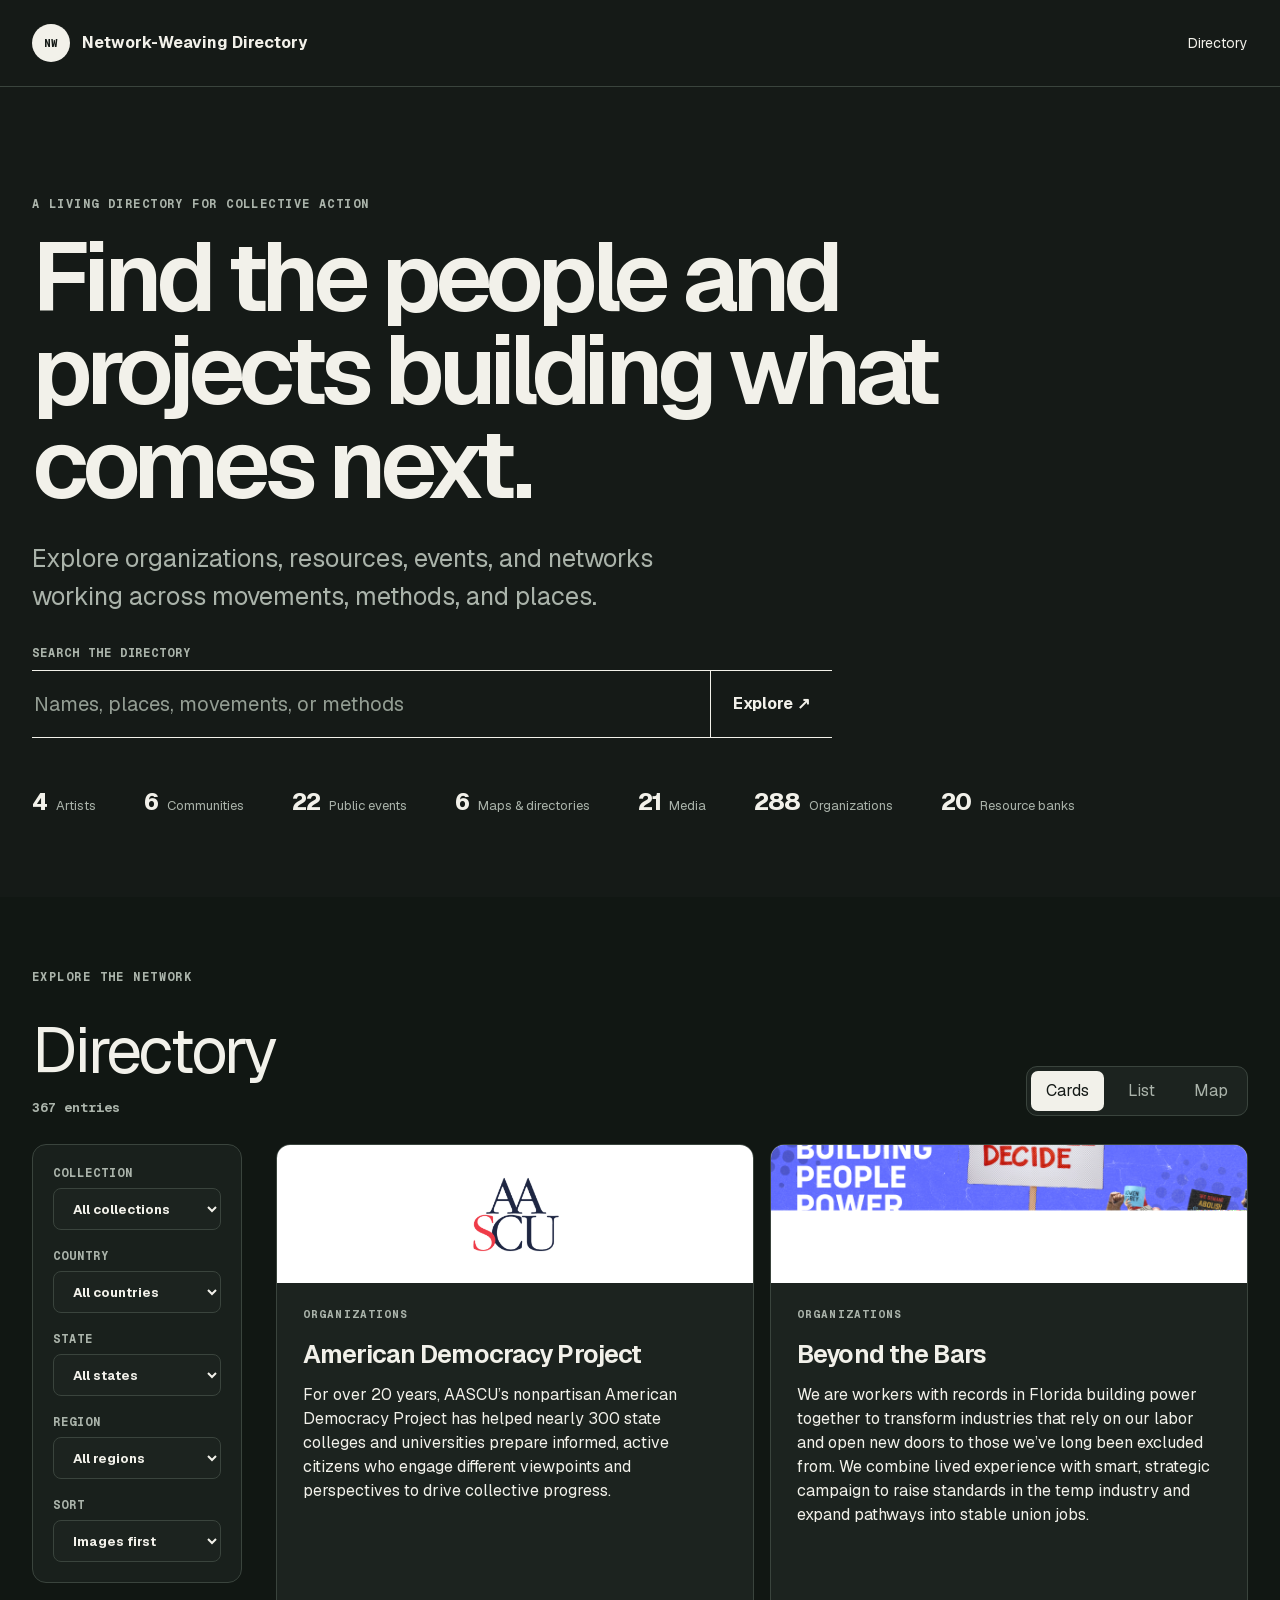
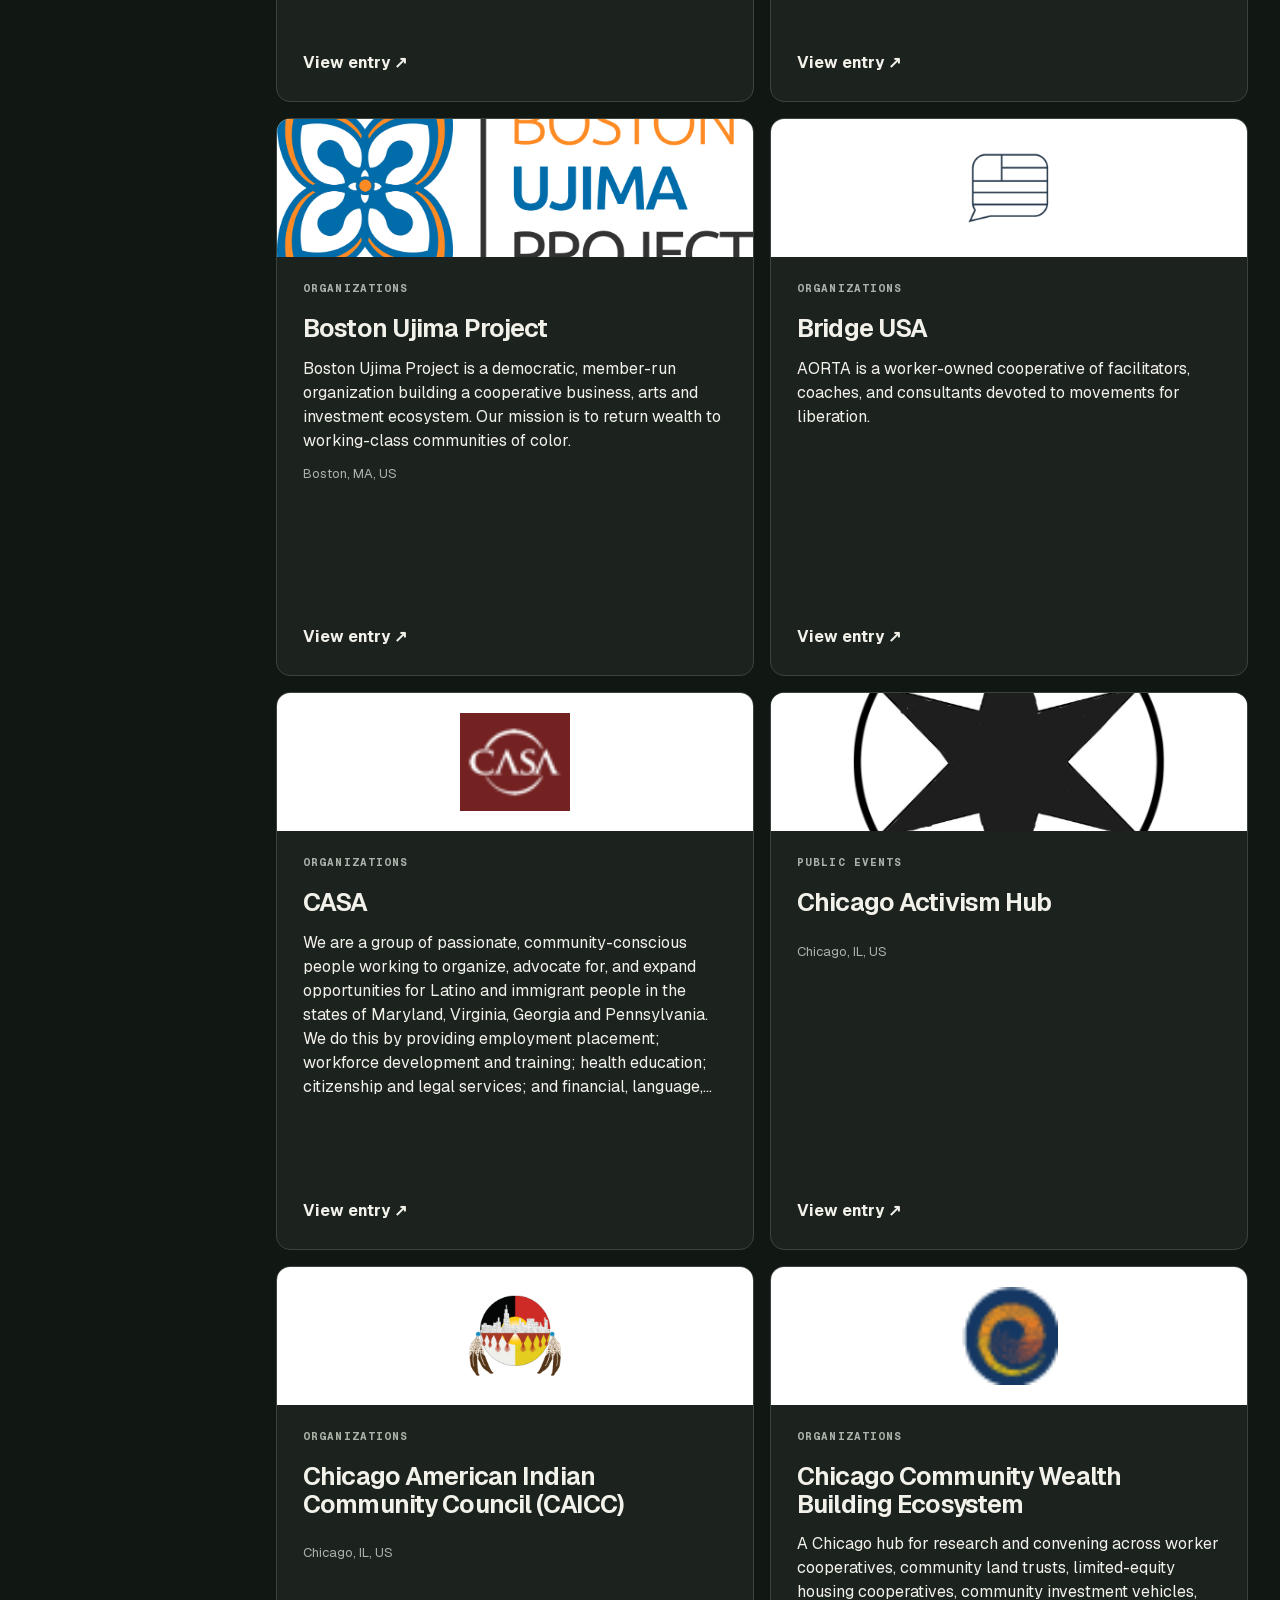
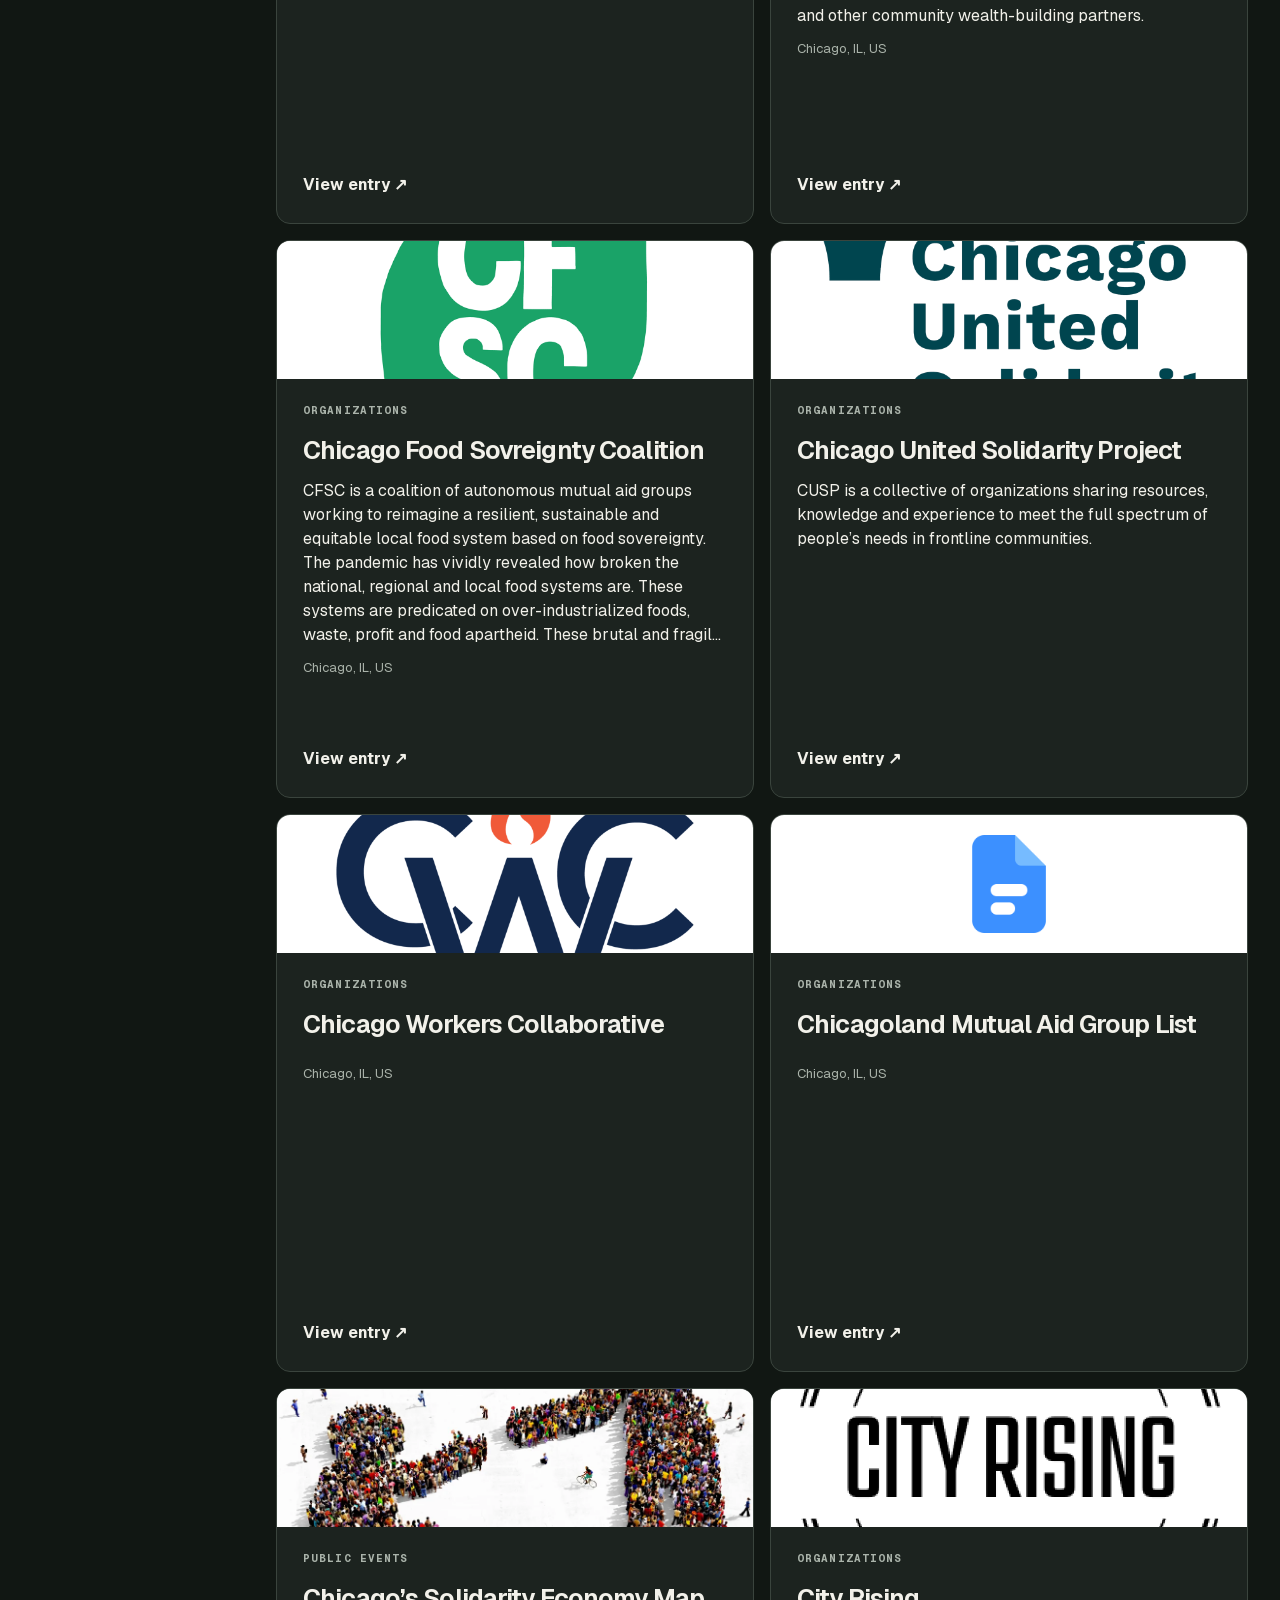
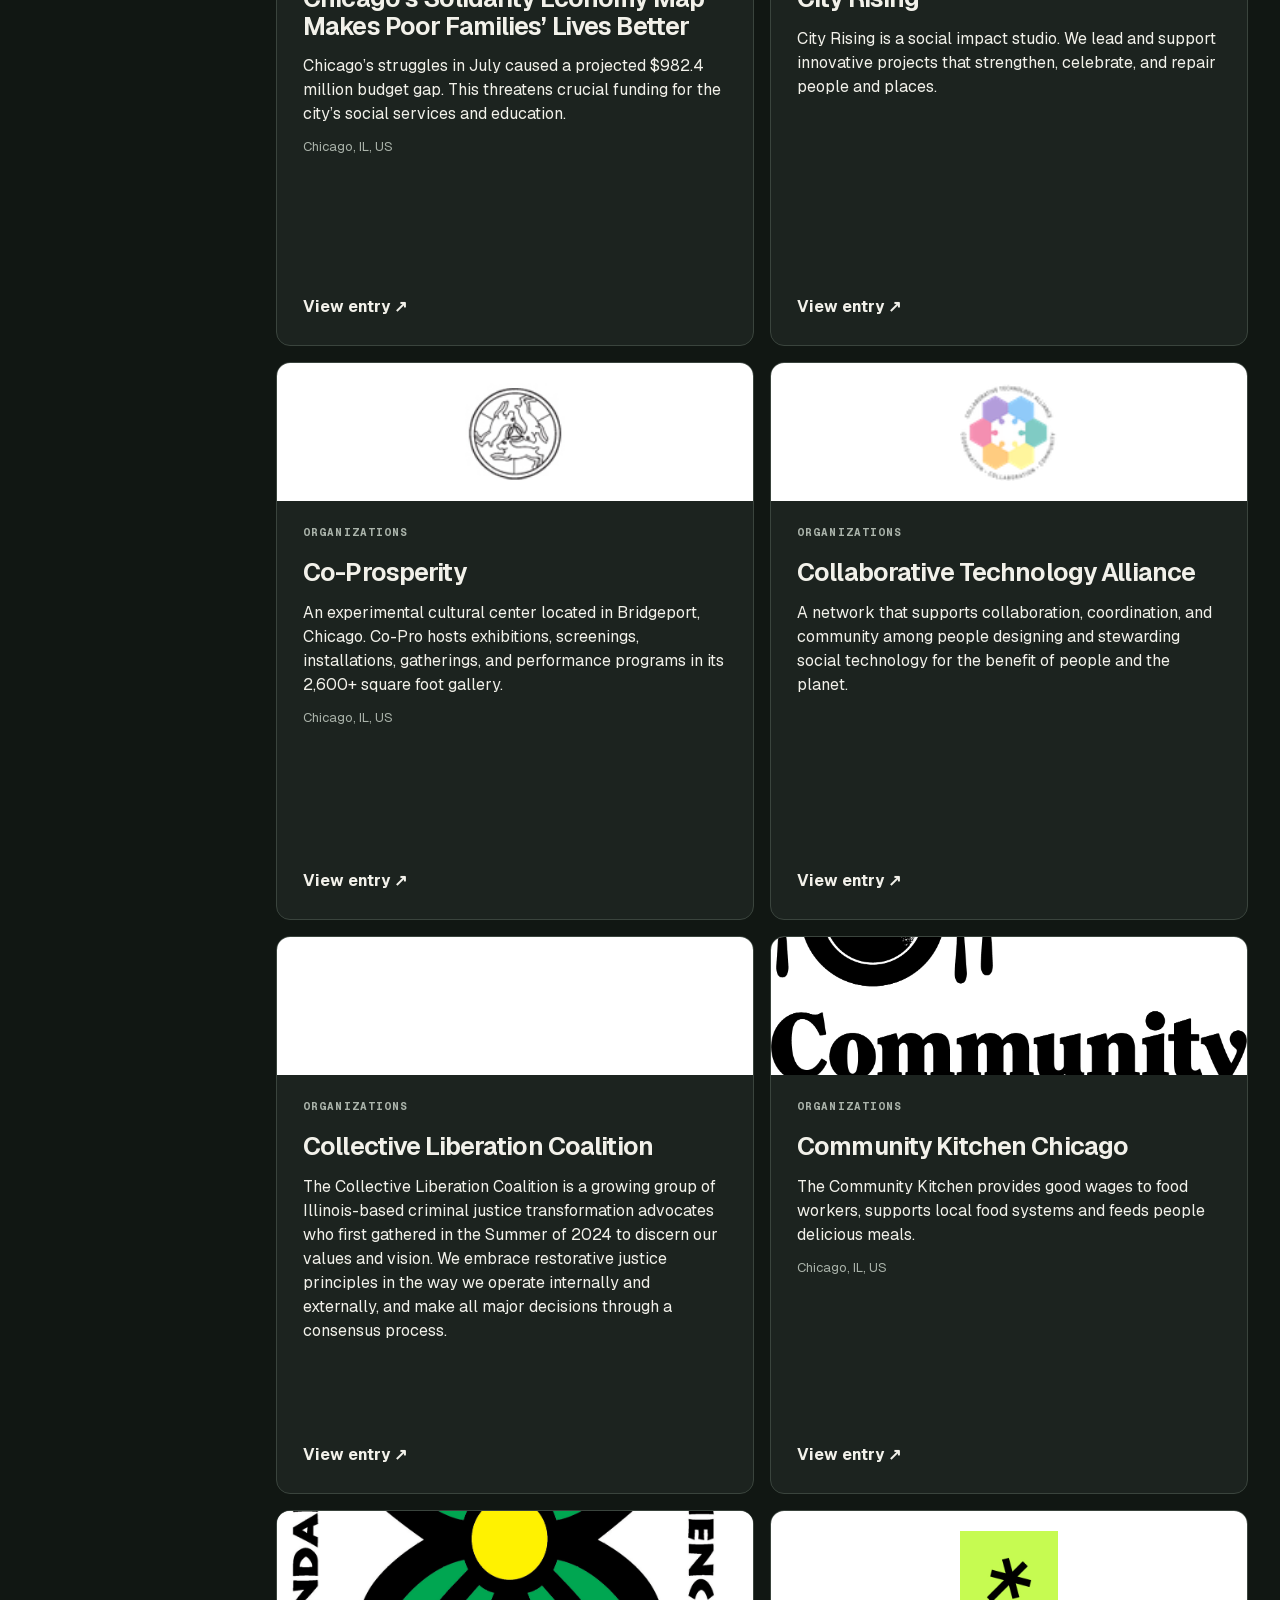
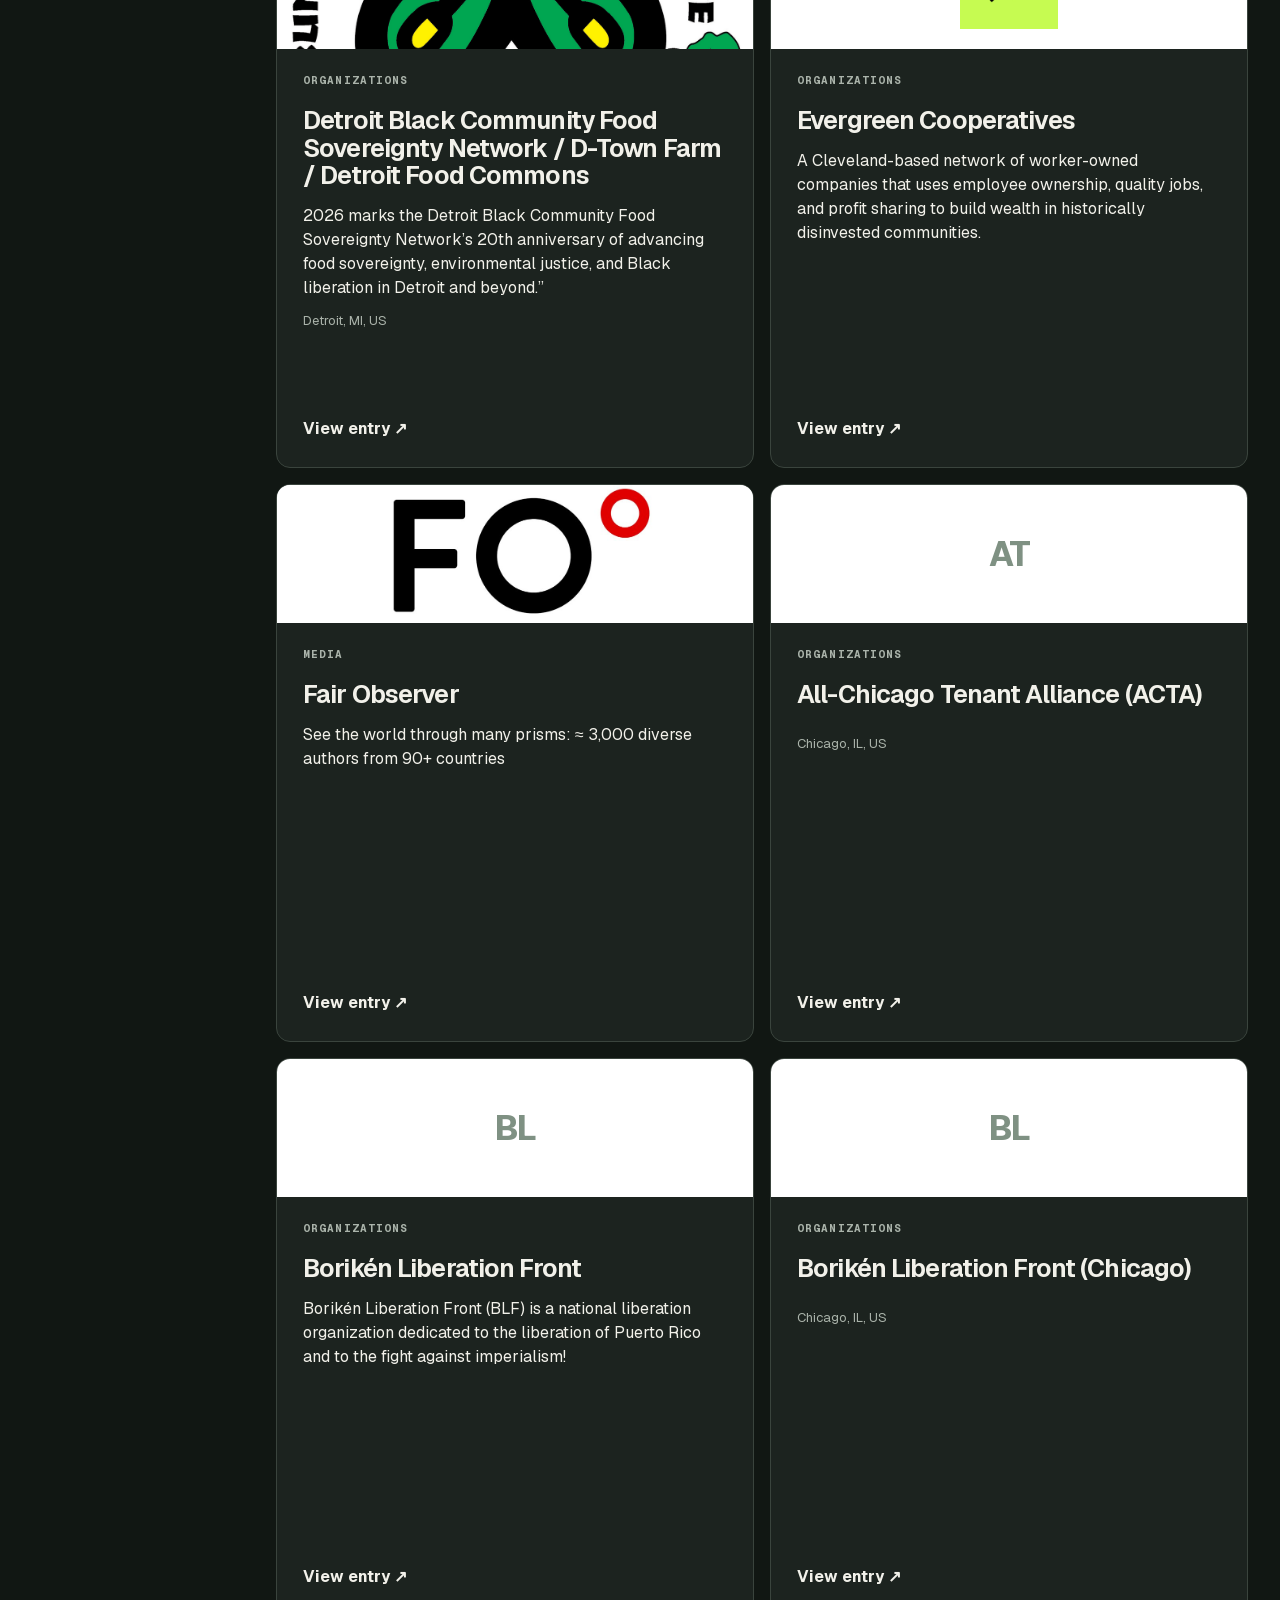
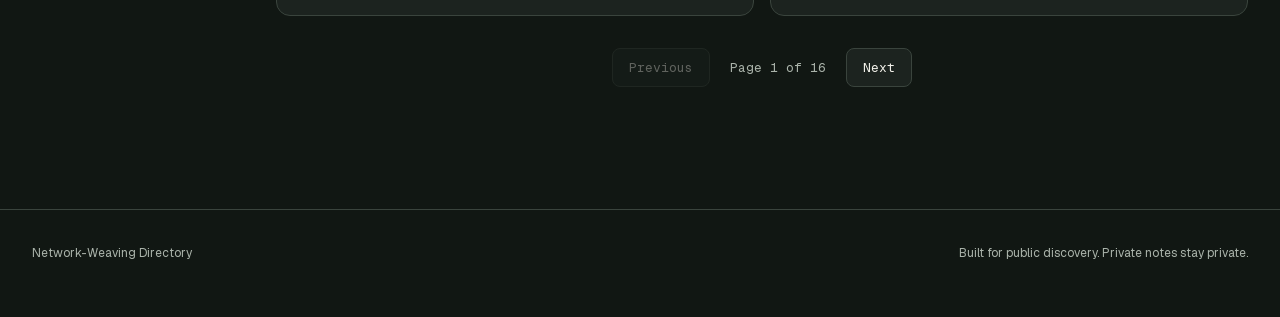
<file: index.html>
<!doctype html>
<html lang="en">
<head>
  <meta charset="utf-8">
  <meta name="viewport" content="width=device-width, initial-scale=1">
  <meta name="theme-color" content="#151a17">
  <meta name="description" content="Explore the people and projects building what comes next.">
  <title>Collective Now — Network Directory</title>
  <link rel="stylesheet" href="./vendor/leaflet/leaflet.css">
  <link rel="stylesheet" href="./styles.css">
  <link rel="stylesheet" href="./match.css?v=mobile-20261016">
  <script defer src="./vendor/leaflet/leaflet.js"></script>
  <script defer src="./app.js?v=a897472"></script>
</head>
<body>
  <div class="shell">
    <header class="site-header">
      <a class="brand" href="#/" aria-label="Network-Weaving Directory home"><span class="brand-mark">NW</span><span>Network-Weaving Directory</span></a>
      <a class="nav-link" href="#/directory">Directory</a>
    </header>

    <main id="main">
      <section class="hero" id="hero">
        <p class="eyebrow">A LIVING DIRECTORY FOR COLLECTIVE ACTION</p>
        <h1>Find the people and projects building what comes next.</h1>
        <p class="hero-lead">Explore organizations, resources, events, and networks working across movements, methods, and places.</p>
        <form id="hero-search" class="hero-search" action="#/directory">
          <label for="search">SEARCH THE DIRECTORY</label>
          <div class="hero-search-row"><input id="search" type="search" placeholder="Names, places, movements, or methods" autocomplete="off"><button type="submit">Explore <span aria-hidden="true">↗</span></button></div>
        </form>
        <div id="collections" class="collections" aria-label="Directory collections"></div>
      </section>

      <section class="directory" id="directory" aria-labelledby="directory-title">
        <div class="section-heading"><div><p class="eyebrow">EXPLORE THE NETWORK</p><h2 id="directory-title">Directory</h2><p id="result-count" class="count" aria-live="polite"></p></div>
          <div class="view-switch" role="group" aria-label="Directory view">
            <button type="button" data-view="cards" aria-pressed="true">Cards</button>
            <button type="button" data-view="list" aria-pressed="false">List</button>
            <button type="button" data-view="map" aria-pressed="false">Map</button>
          </div>
        </div>
        <div class="directory-layout">
          <aside class="filters" aria-label="Directory filters">
            <label>COLLECTION <select id="kind"><option value="">All collections</option></select></label>
            <label>COUNTRY <select id="country"><option value="">All countries</option></select></label>
            <label>STATE <select id="state"><option value="">All states</option></select></label>
            <label>REGION <select id="region"><option value="">All regions</option></select></label>
            <label>SORT <select id="sort"><option value="image">Images first</option><option value="az">Name A–Z</option><option value="za">Name Z–A</option></select></label>
            <button type="button" id="clear" class="clear" hidden>Clear filters</button>
          </aside>
          <div class="directory-content"><div id="results" class="results cards" aria-live="polite"></div><div id="pagination" class="pagination"></div></div>
        </div>
      </section>

      <section id="detail" class="detail" hidden aria-live="polite"></section>
    </main>
    <footer><span>Network-Weaving Directory</span><span>Built for public discovery. Private notes stay private.</span></footer>
  </div>
</body>
</html>
</file>
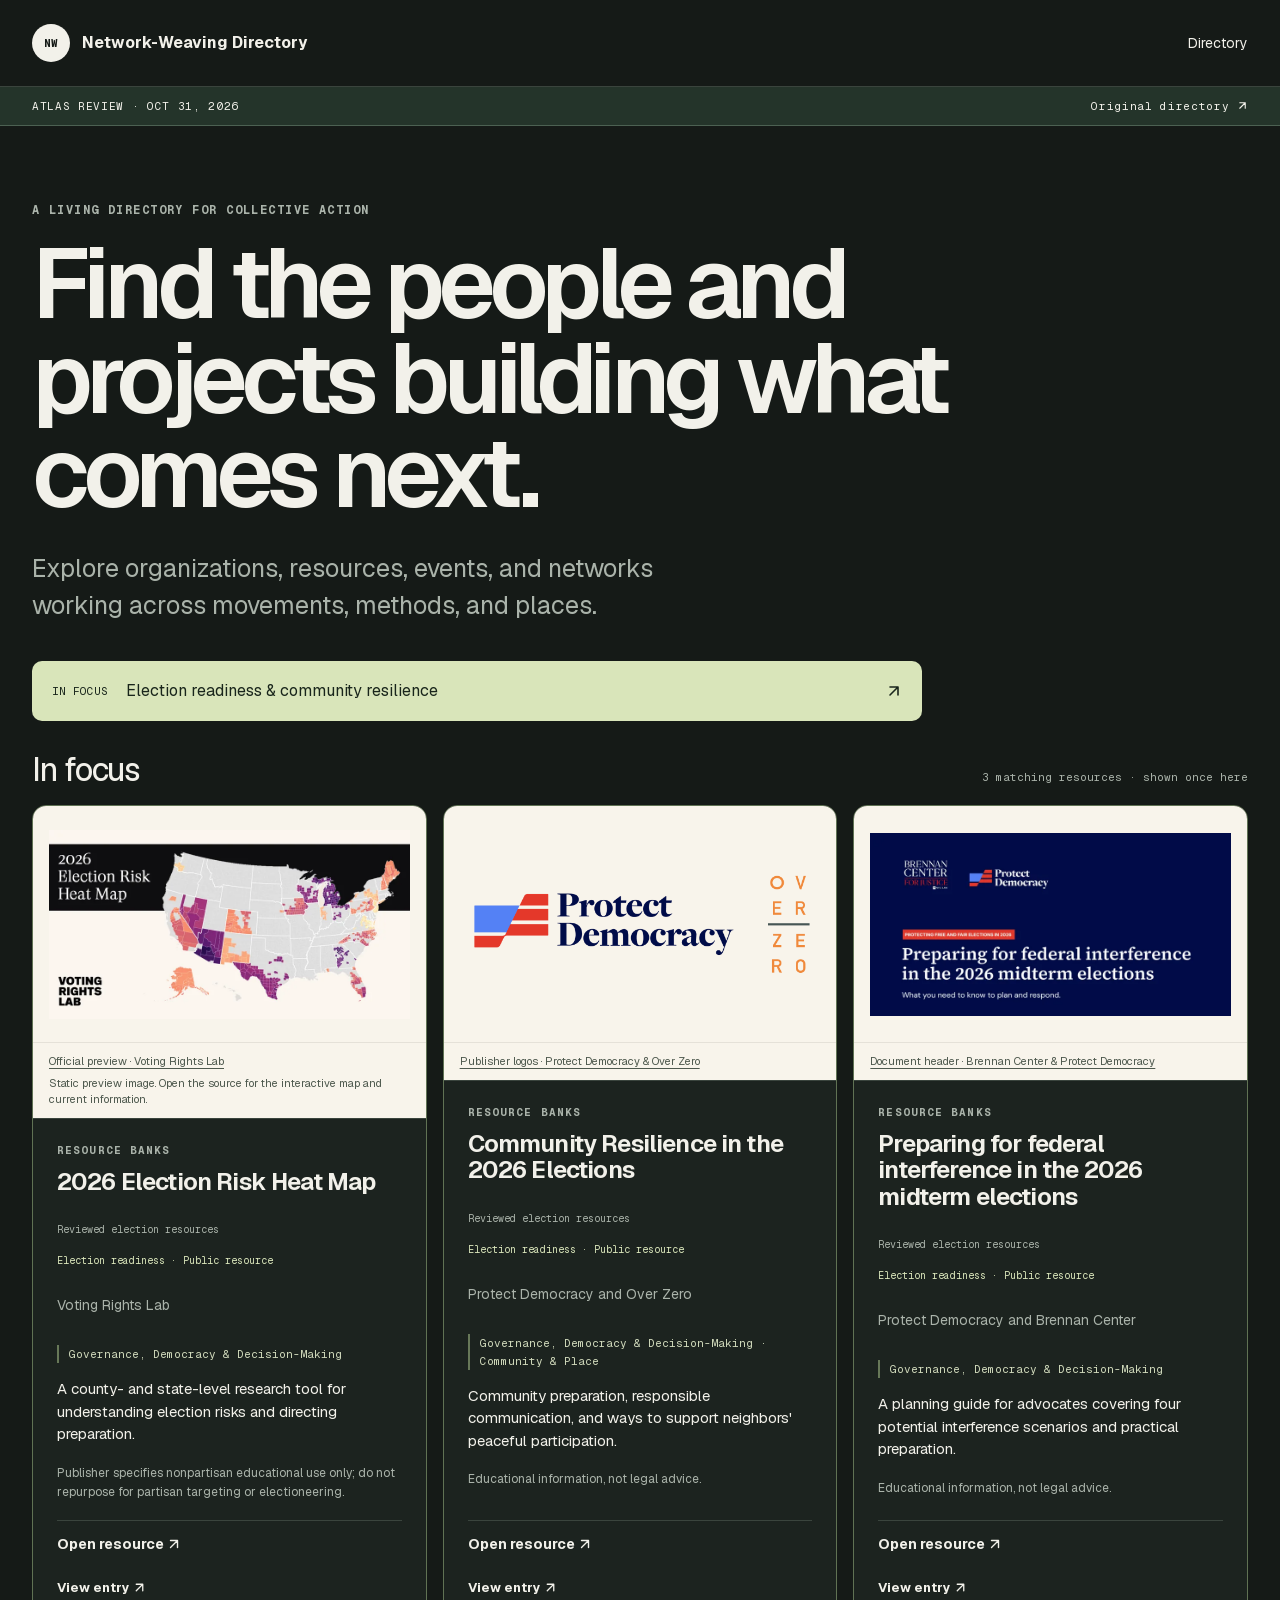
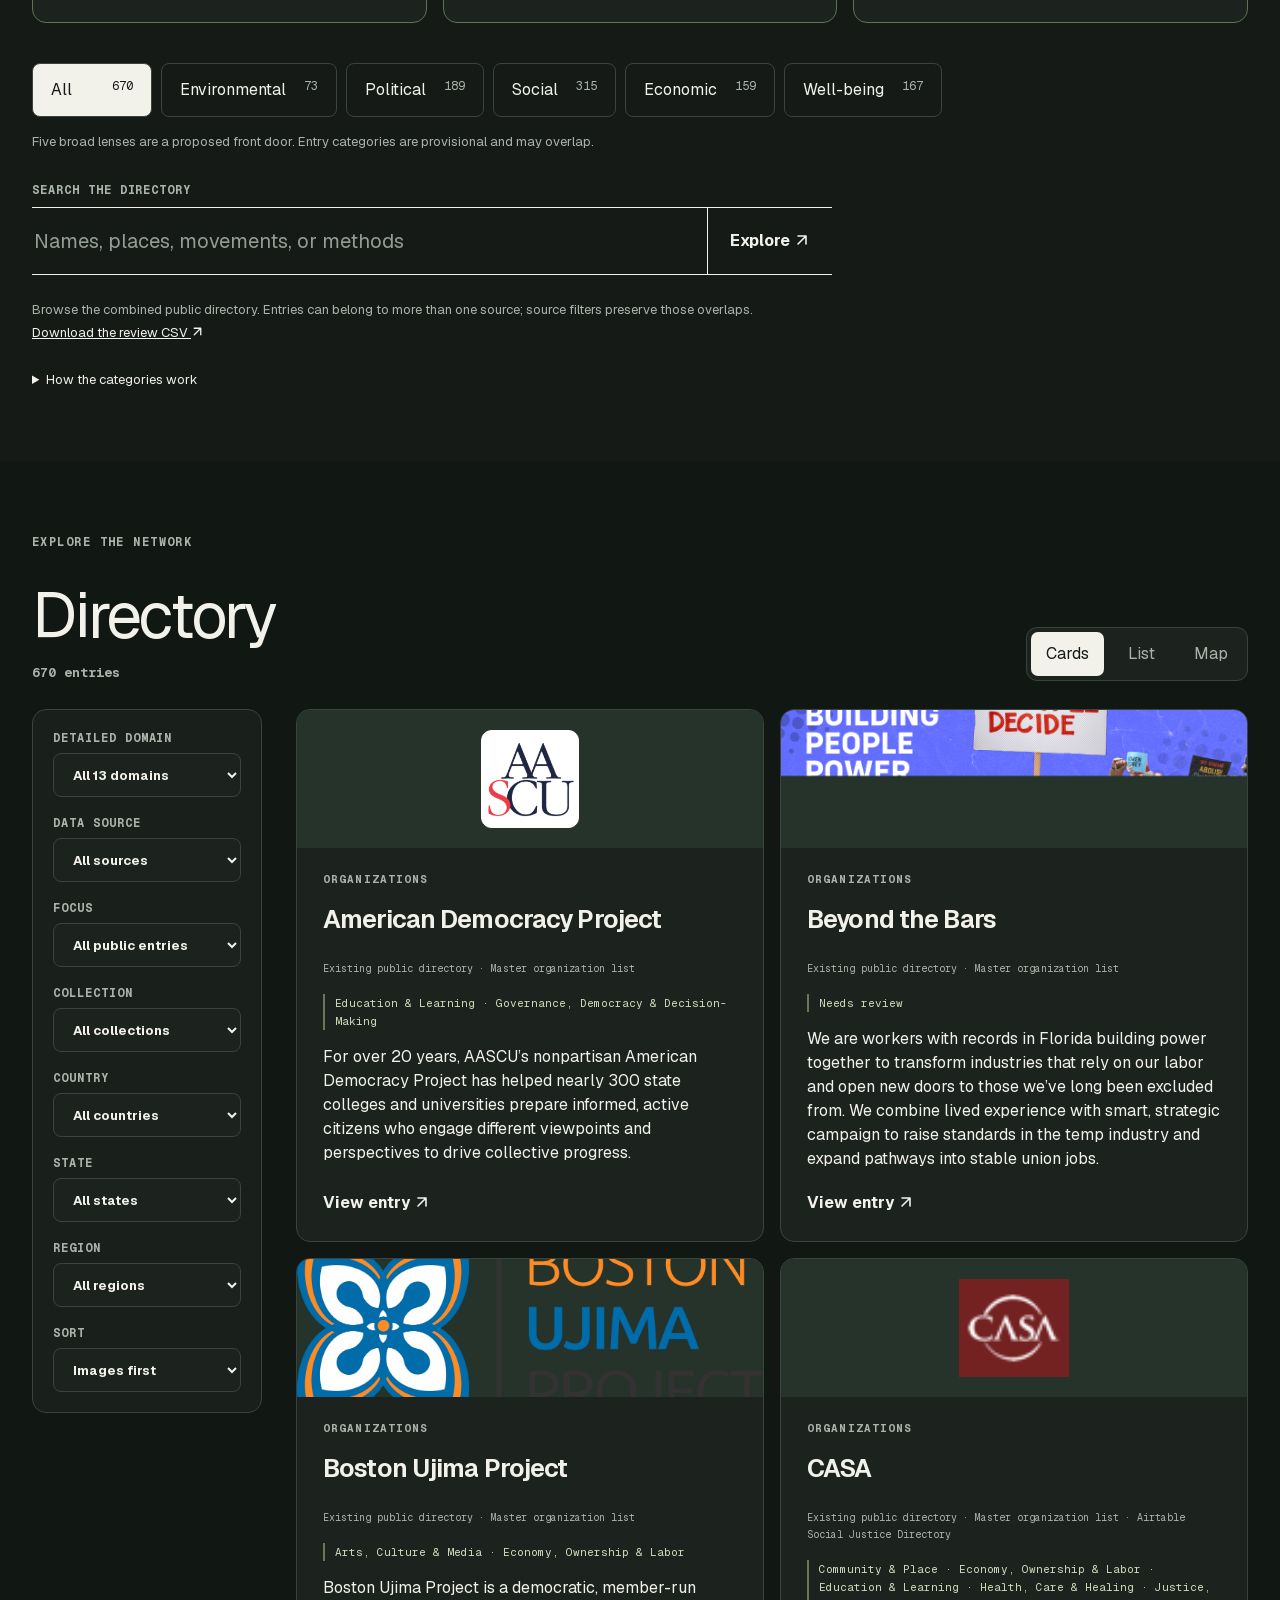
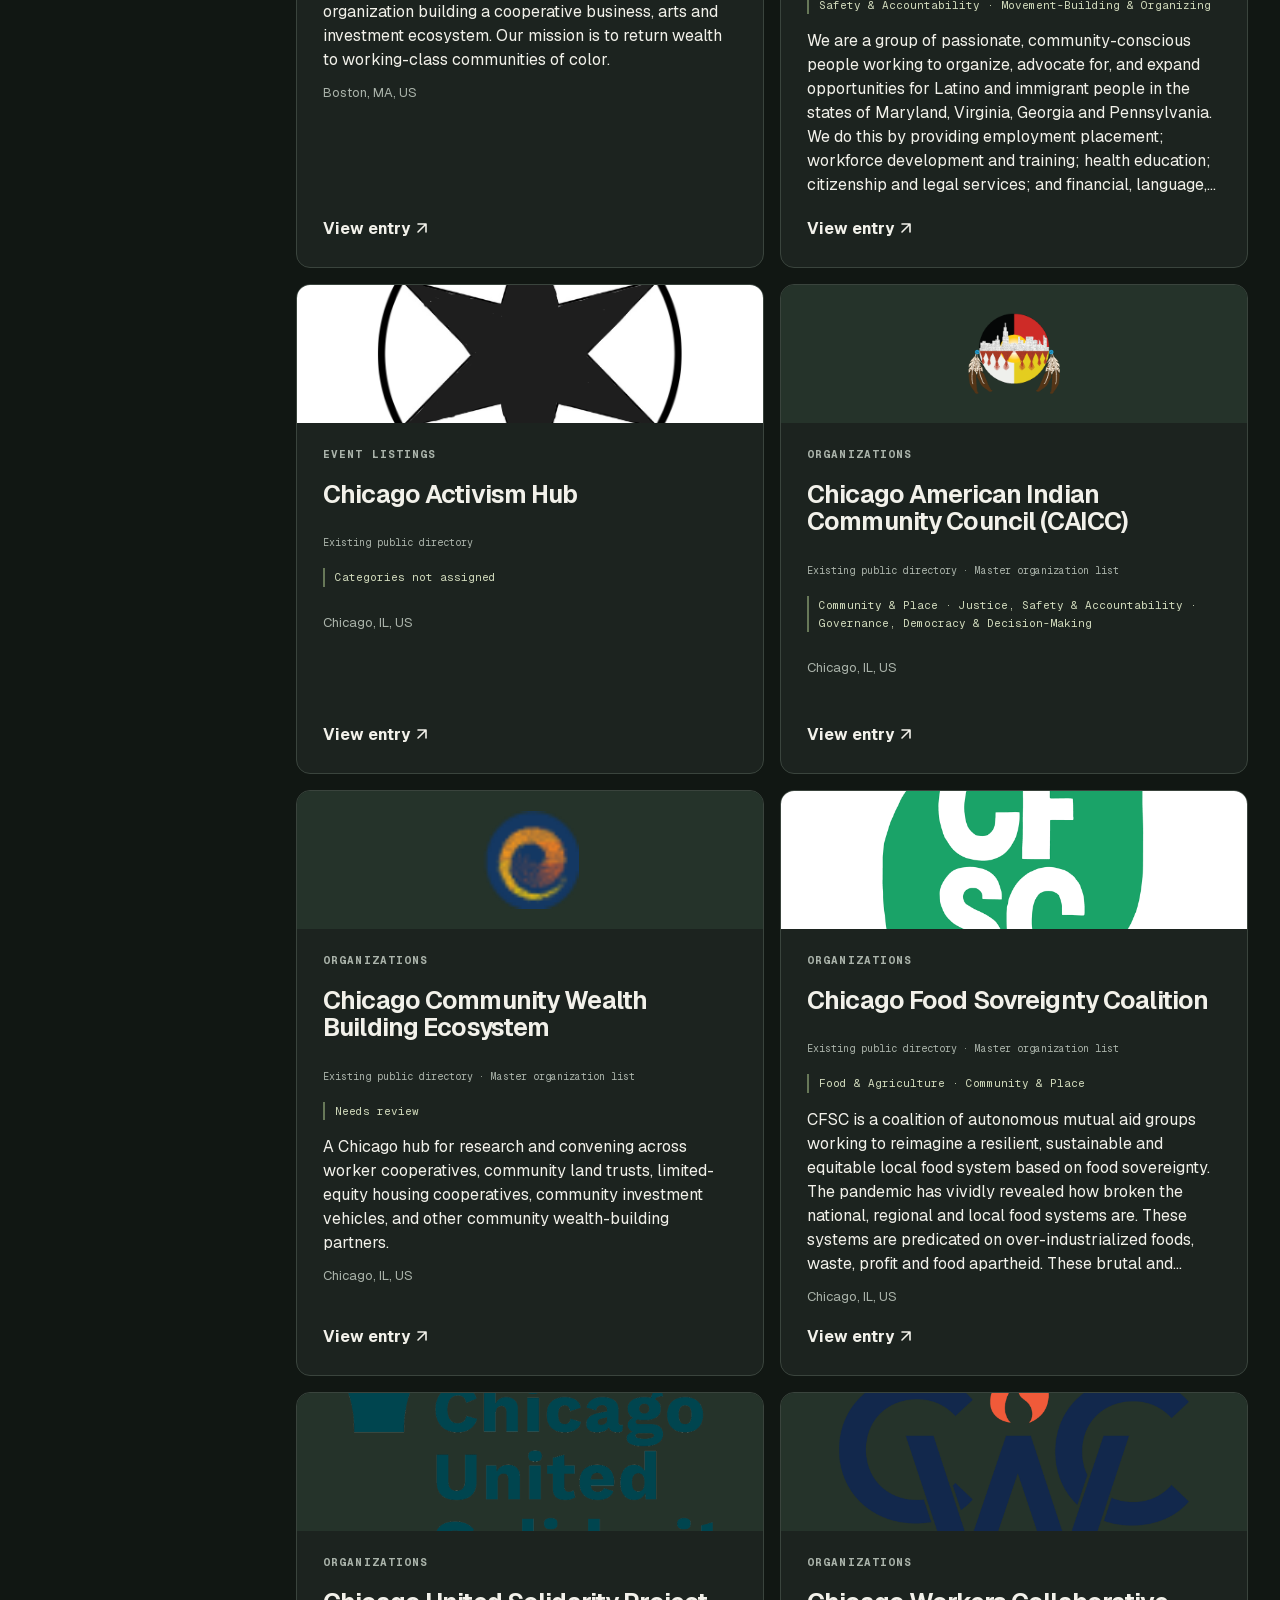
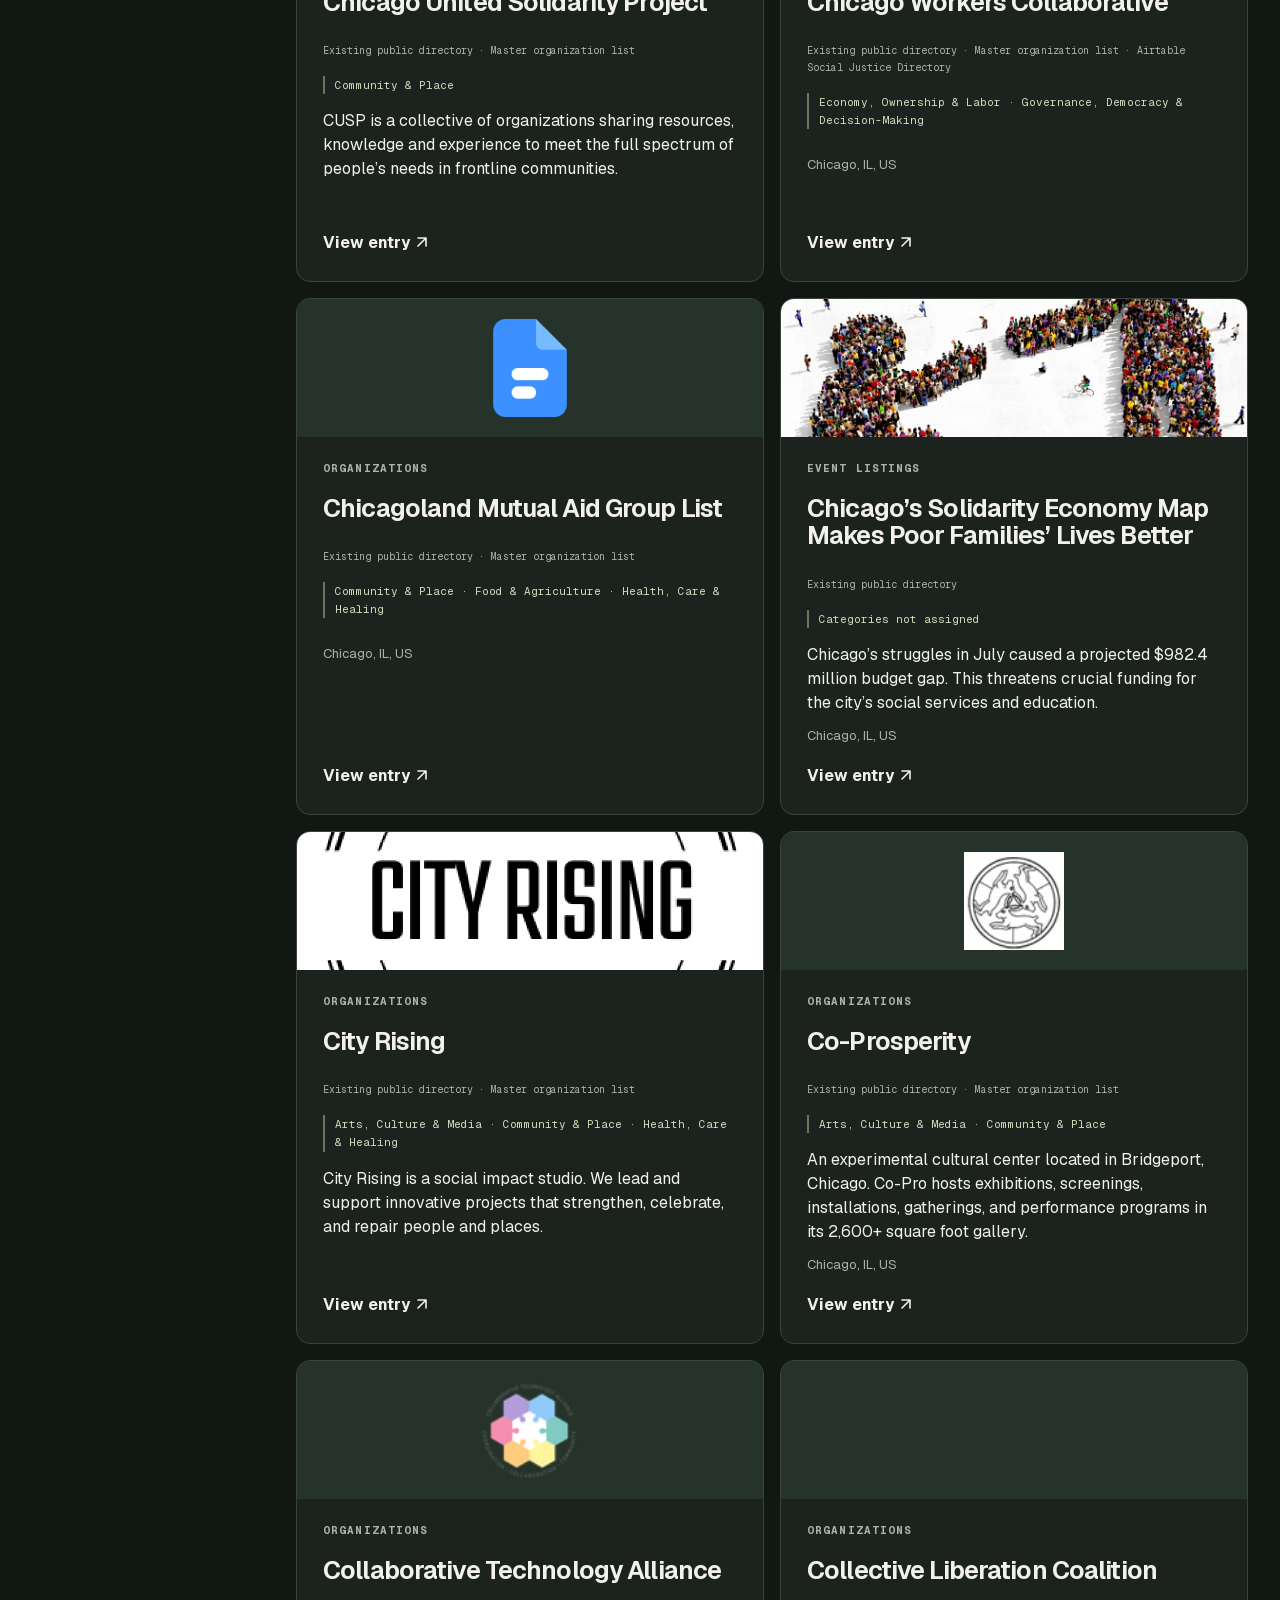
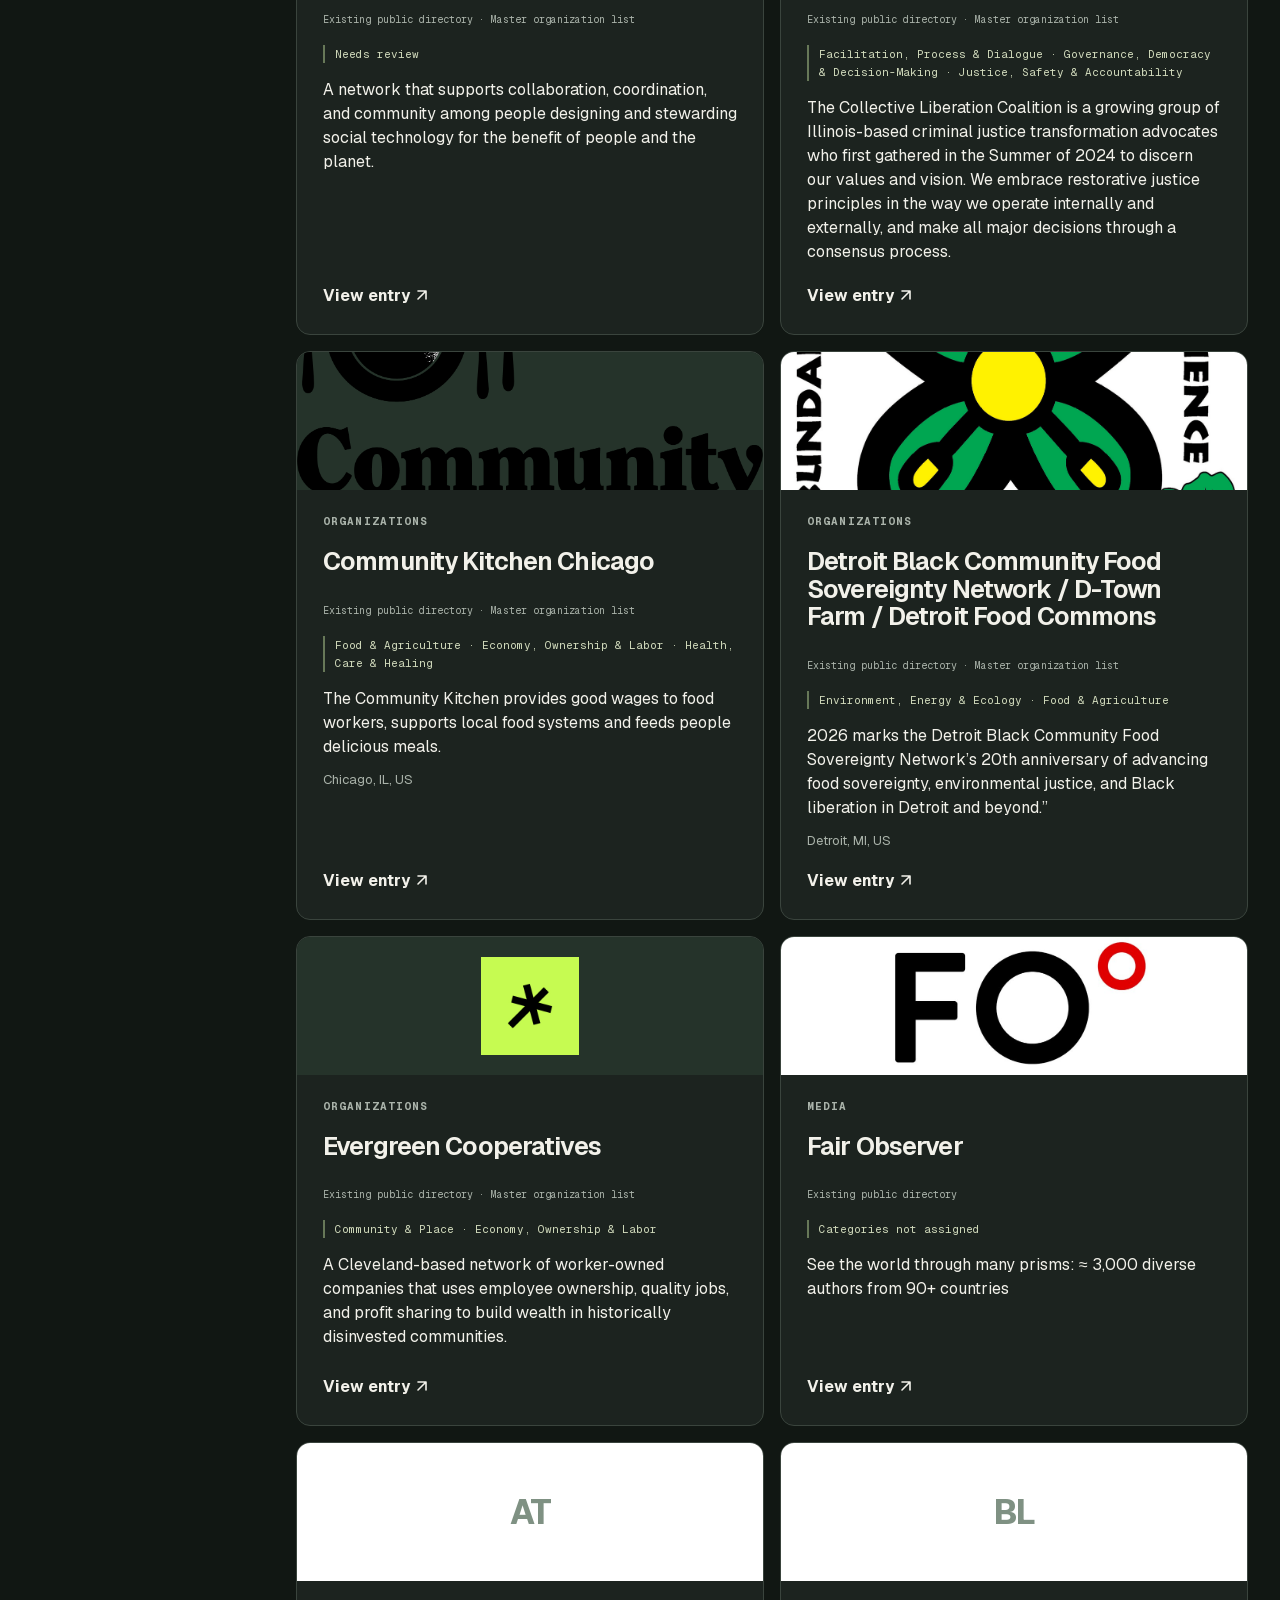
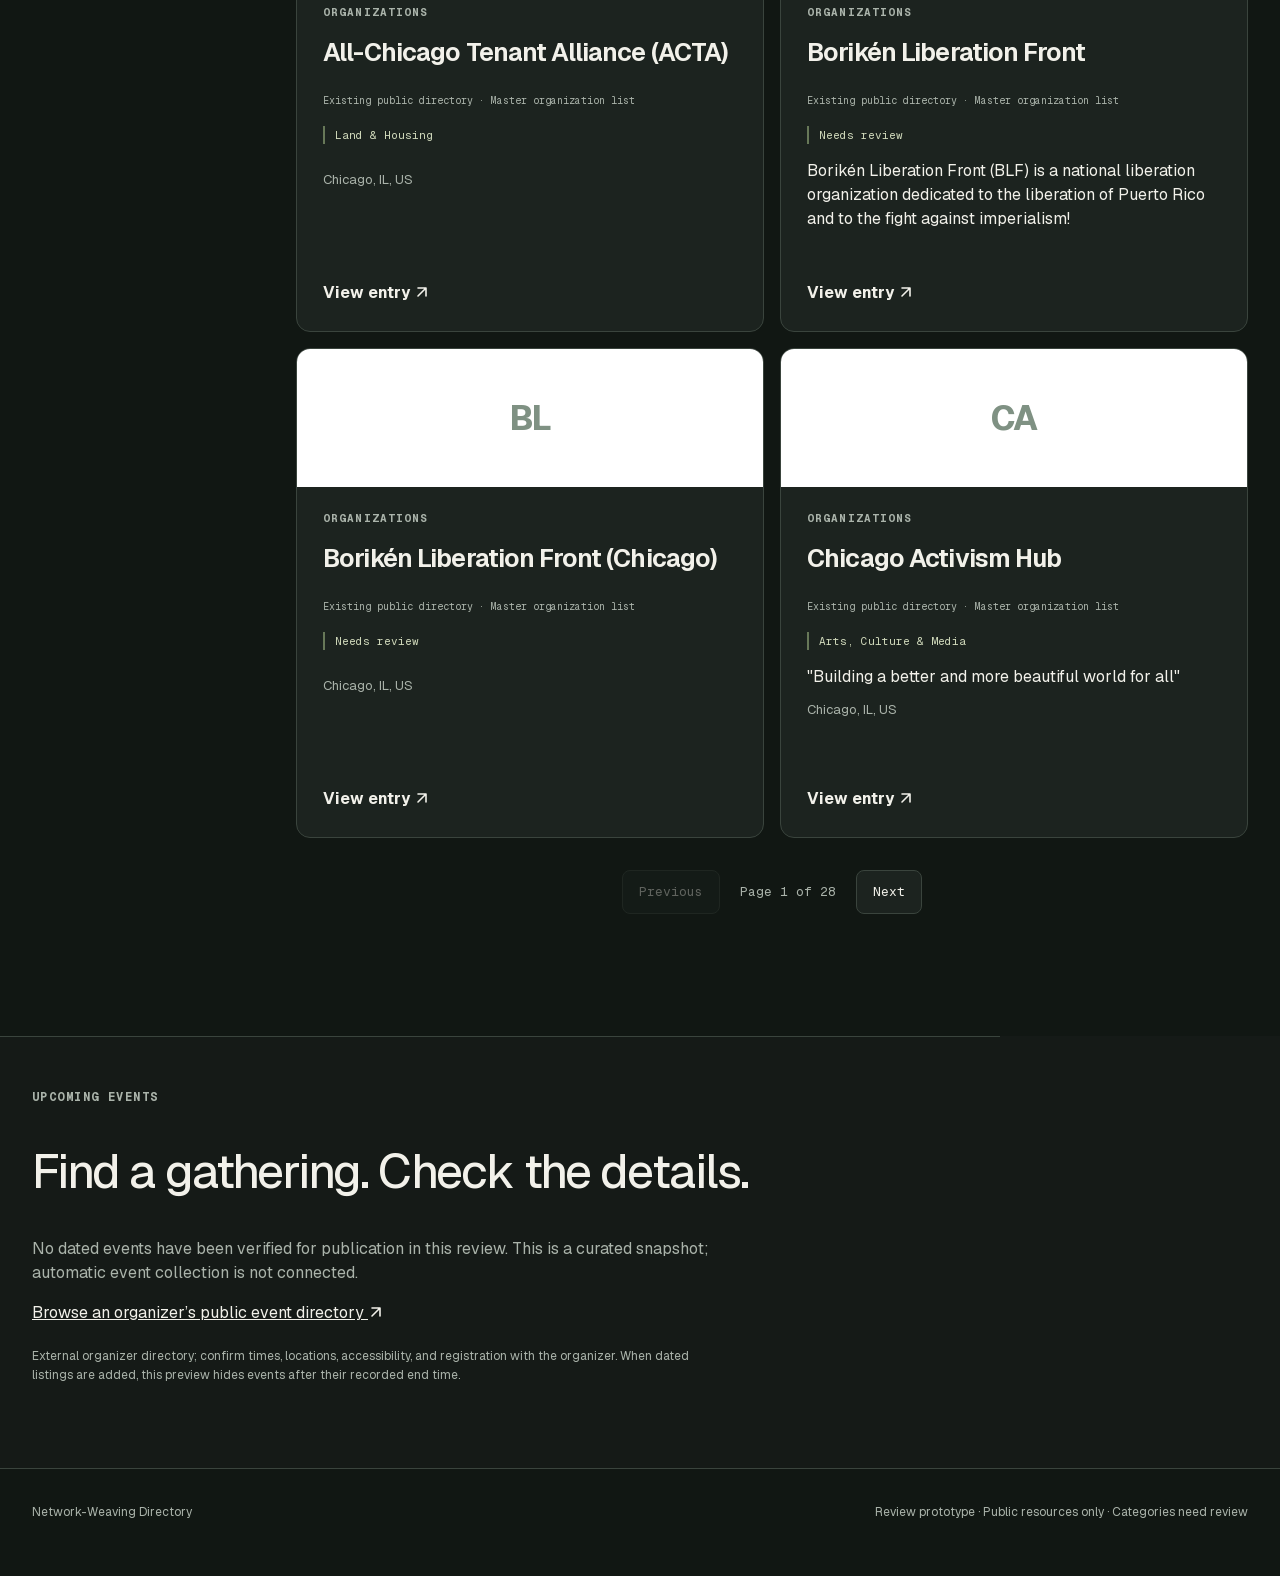
<file: review-2026-10/index.html>
<!doctype html>
<html lang="en">
<head>
  <meta charset="utf-8">
  <meta name="viewport" content="width=device-width, initial-scale=1">
  <meta name="theme-color" content="#151a17">
  <meta name="description" content="Explore the people and projects building what comes next.">
  <title>Collective Now — Atlas review</title>
  <link rel="stylesheet" href="../vendor/leaflet/leaflet.css">
  <link rel="stylesheet" href="../styles.css">
  <link rel="stylesheet" href="../match.css?v=mobile-20261016">
  <script defer src="../vendor/leaflet/leaflet.js"></script>
  <script defer src="./app.js?v=label-cleanup-20261031"></script>
  <link rel="stylesheet" href="./review.css?v=label-cleanup-20261031">
</head>
<body>
  <div class="shell">
    <header class="site-header">
      <a class="brand" href="#/" aria-label="Network-Weaving Directory home"><span class="brand-mark">NW</span><span>Network-Weaving Directory</span></a>
      <a class="nav-link" href="#/directory">Directory</a>
    </header>

    <div class="review-strip"><span>ATLAS REVIEW · OCT 31, 2026</span><a href="../">Original directory <svg class="direction-icon" width="16" height="16" viewBox="0 0 16 16" fill="none" stroke="currentColor" stroke-width="1.6" stroke-linecap="round" stroke-linejoin="round" aria-hidden="true" focusable="false"><path d="M4 12 12 4M4 4h8v8"/></svg></a></div>
    <main id="main">
      <section class="hero" id="hero">
        <p class="eyebrow">A LIVING DIRECTORY FOR COLLECTIVE ACTION</p>
        <h1>Find the people and projects building what comes next.</h1>
        <p class="hero-lead">Explore organizations, resources, events, and networks working across movements, methods, and places.</p>
        <a class="election-shortcut" href="#/directory?focus=election"><span>IN FOCUS</span> Election readiness &amp; community resilience <b aria-hidden="true"><svg class="direction-icon" width="16" height="16" viewBox="0 0 16 16" fill="none" stroke="currentColor" stroke-width="1.6" stroke-linecap="round" stroke-linejoin="round" aria-hidden="true" focusable="false"><path d="M4 12 12 4M4 4h8v8"/></svg></b></a>
        <section id="focus-section" class="focus-section" aria-labelledby="focus-title" hidden>
          <div class="focus-heading"><h2 id="focus-title">In focus</h2><p id="focus-count" aria-live="polite"></p></div>
          <div id="focus-results" class="focus-results"></div>
        </section>
        <div id="lenses" class="lenses" aria-label="Broad lenses"></div>
        <p class="mapping-note">Five broad lenses are a proposed front door. Entry categories are provisional and may overlap.</p>
        <form id="hero-search" class="hero-search" action="#/directory">
          <label for="search">SEARCH THE DIRECTORY</label>
          <div class="hero-search-row"><input id="search" type="search" placeholder="Names, places, movements, or methods" autocomplete="off"><button type="submit">Explore <span aria-hidden="true"><svg class="direction-icon" width="16" height="16" viewBox="0 0 16 16" fill="none" stroke="currentColor" stroke-width="1.6" stroke-linecap="round" stroke-linejoin="round" aria-hidden="true" focusable="false"><path d="M4 12 12 4M4 4h8v8"/></svg></span></button></div>
        </form>
        <p class="merge-note">Browse the combined public directory. Entries can belong to more than one source; source filters preserve those overlaps. <a href="./directory-review.csv" download>Download the review CSV <svg class="direction-icon" width="16" height="16" viewBox="0 0 16 16" fill="none" stroke="currentColor" stroke-width="1.6" stroke-linecap="round" stroke-linejoin="round" aria-hidden="true" focusable="false"><path d="M4 12 12 4M4 4h8v8"/></svg></a></p>
        <details class="about-taxonomy"><summary>How the categories work</summary><p>Use a broad lens, search directly, or open a detailed domain. The 13 detailed domains remain available; no sequence of clicks is required. Individual category assignments are provisional and need review; they are not approved classifications.</p><p>Original tags remain visible on each entry. Domain, transformation, framework, practice, and place are different dimensions; this preview adds domain and broad-lens suggestions only.</p></details>
      </section>

      <section class="directory" id="directory" aria-labelledby="directory-title">
        <div class="section-heading"><div><p class="eyebrow">EXPLORE THE NETWORK</p><h2 id="directory-title">Directory</h2><p id="active-context" class="active-context"></p><p id="result-count" class="count" aria-live="polite"></p></div>
          <div class="view-switch" role="group" aria-label="Directory view">
            <button type="button" data-view="cards" aria-pressed="true">Cards</button>
            <button type="button" data-view="list" aria-pressed="false">List</button>
            <button type="button" data-view="map" aria-pressed="false">Map</button>
          </div>
        </div>
        <div class="directory-layout">
          <aside class="filters" aria-label="Directory filters">
            <label>DETAILED DOMAIN<select id="domain"><option value="">All 13 domains</option></select></label>
            <label>DATA SOURCE<select id="source"><option value="">All sources</option><option value="master-spreadsheet">Master organization list</option><option value="airtable-directory">Airtable Social Justice Directory</option><option value="existing-directory">Existing public directory</option><option value="election-curation">Reviewed election resources</option></select></label>
            <label>FOCUS<select id="focus"><option value="">All public entries</option><option value="election">Election &amp; democracy resources</option></select></label>
            <label>COLLECTION <select id="kind"><option value="">All collections</option></select></label>
            <label>COUNTRY <select id="country"><option value="">All countries</option></select></label>
            <label>STATE <select id="state"><option value="">All states</option></select></label>
            <label>REGION <select id="region"><option value="">All regions</option></select></label>
            <label>SORT <select id="sort"><option value="image">Images first</option><option value="az">Name A–Z</option><option value="za">Name Z–A</option></select></label>
            <button type="button" id="clear" class="clear" hidden>Clear filters</button>
          </aside>
          <div class="directory-content"><div id="results" class="results cards" aria-live="polite"></div><div id="pagination" class="pagination"></div></div>
        </div>
      </section>

      <section class="upcoming" id="upcoming"><p class="eyebrow">UPCOMING EVENTS</p><h2>Find a gathering. Check the details.</h2><p>No dated events have been verified for publication in this review. This is a curated snapshot; automatic event collection is not connected.</p><a href="https://indivisible.org/get-involved/attend-an-event/" target="_blank" rel="noopener noreferrer">Browse an organizer’s public event directory <svg class="direction-icon" width="16" height="16" viewBox="0 0 16 16" fill="none" stroke="currentColor" stroke-width="1.6" stroke-linecap="round" stroke-linejoin="round" aria-hidden="true" focusable="false"><path d="M4 12 12 4M4 4h8v8"/></svg></a><p class="fineprint">External organizer directory; confirm times, locations, accessibility, and registration with the organizer. When dated listings are added, this preview hides events after their recorded end time.</p></section>
      <section id="detail" class="detail" hidden aria-live="polite"></section>
    </main>
    <footer><span>Network-Weaving Directory</span><span>Review prototype · Public resources only · Categories need review</span></footer>
  </div>
</body>
</html>
</file>
<file: vendor/leaflet/leaflet.css>
/* required styles */

.leaflet-pane,
.leaflet-tile,
.leaflet-marker-icon,
.leaflet-marker-shadow,
.leaflet-tile-container,
.leaflet-pane > svg,
.leaflet-pane > canvas,
.leaflet-zoom-box,
.leaflet-image-layer,
.leaflet-layer {
	position: absolute;
	left: 0;
	top: 0;
	}
.leaflet-container {
	overflow: hidden;
	}
.leaflet-tile,
.leaflet-marker-icon,
.leaflet-marker-shadow {
	-webkit-user-select: none;
	   -moz-user-select: none;
	        user-select: none;
	  -webkit-user-drag: none;
	}
/* Prevents IE11 from highlighting tiles in blue */
.leaflet-tile::selection {
	background: transparent;
}
/* Safari renders non-retina tile on retina better with this, but Chrome is worse */
.leaflet-safari .leaflet-tile {
	image-rendering: -webkit-optimize-contrast;
	}
/* hack that prevents hw layers "stretching" when loading new tiles */
.leaflet-safari .leaflet-tile-container {
	width: 1600px;
	height: 1600px;
	-webkit-transform-origin: 0 0;
	}
.leaflet-marker-icon,
.leaflet-marker-shadow {
	display: block;
	}
/* .leaflet-container svg: reset svg max-width decleration shipped in Joomla! (joomla.org) 3.x */
/* .leaflet-container img: map is broken in FF if you have max-width: 100% on tiles */
.leaflet-container .leaflet-overlay-pane svg {
	max-width: none !important;
	max-height: none !important;
	}
.leaflet-container .leaflet-marker-pane img,
.leaflet-container .leaflet-shadow-pane img,
.leaflet-container .leaflet-tile-pane img,
.leaflet-container img.leaflet-image-layer,
.leaflet-container .leaflet-tile {
	max-width: none !important;
	max-height: none !important;
	width: auto;
	padding: 0;
	}

.leaflet-container img.leaflet-tile {
	/* See: https://bugs.chromium.org/p/chromium/issues/detail?id=600120 */
	mix-blend-mode: plus-lighter;
}

.leaflet-container.leaflet-touch-zoom {
	-ms-touch-action: pan-x pan-y;
	touch-action: pan-x pan-y;
	}
.leaflet-container.leaflet-touch-drag {
	-ms-touch-action: pinch-zoom;
	/* Fallback for FF which doesn't support pinch-zoom */
	touch-action: none;
	touch-action: pinch-zoom;
}
.leaflet-container.leaflet-touch-drag.leaflet-touch-zoom {
	-ms-touch-action: none;
	touch-action: none;
}
.leaflet-container {
	-webkit-tap-highlight-color: transparent;
}
.leaflet-container a {
	-webkit-tap-highlight-color: rgba(51, 181, 229, 0.4);
}
.leaflet-tile {
	filter: inherit;
	visibility: hidden;
	}
.leaflet-tile-loaded {
	visibility: inherit;
	}
.leaflet-zoom-box {
	width: 0;
	height: 0;
	-moz-box-sizing: border-box;
	     box-sizing: border-box;
	z-index: 800;
	}
/* workaround for https://bugzilla.mozilla.org/show_bug.cgi?id=888319 */
.leaflet-overlay-pane svg {
	-moz-user-select: none;
	}

.leaflet-pane         { z-index: 400; }

.leaflet-tile-pane    { z-index: 200; }
.leaflet-overlay-pane { z-index: 400; }
.leaflet-shadow-pane  { z-index: 500; }
.leaflet-marker-pane  { z-index: 600; }
.leaflet-tooltip-pane   { z-index: 650; }
.leaflet-popup-pane   { z-index: 700; }

.leaflet-map-pane canvas { z-index: 100; }
.leaflet-map-pane svg    { z-index: 200; }

.leaflet-vml-shape {
	width: 1px;
	height: 1px;
	}
.lvml {
	behavior: url(#default#VML);
	display: inline-block;
	position: absolute;
	}


/* control positioning */

.leaflet-control {
	position: relative;
	z-index: 800;
	pointer-events: visiblePainted; /* IE 9-10 doesn't have auto */
	pointer-events: auto;
	}
.leaflet-top,
.leaflet-bottom {
	position: absolute;
	z-index: 1000;
	pointer-events: none;
	}
.leaflet-top {
	top: 0;
	}
.leaflet-right {
	right: 0;
	}
.leaflet-bottom {
	bottom: 0;
	}
.leaflet-left {
	left: 0;
	}
.leaflet-control {
	float: left;
	clear: both;
	}
.leaflet-right .leaflet-control {
	float: right;
	}
.leaflet-top .leaflet-control {
	margin-top: 10px;
	}
.leaflet-bottom .leaflet-control {
	margin-bottom: 10px;
	}
.leaflet-left .leaflet-control {
	margin-left: 10px;
	}
.leaflet-right .leaflet-control {
	margin-right: 10px;
	}


/* zoom and fade animations */

.leaflet-fade-anim .leaflet-popup {
	opacity: 0;
	-webkit-transition: opacity 0.2s linear;
	   -moz-transition: opacity 0.2s linear;
	        transition: opacity 0.2s linear;
	}
.leaflet-fade-anim .leaflet-map-pane .leaflet-popup {
	opacity: 1;
	}
.leaflet-zoom-animated {
	-webkit-transform-origin: 0 0;
	    -ms-transform-origin: 0 0;
	        transform-origin: 0 0;
	}
svg.leaflet-zoom-animated {
	will-change: transform;
}

.leaflet-zoom-anim .leaflet-zoom-animated {
	-webkit-transition: -webkit-transform 0.25s cubic-bezier(0,0,0.25,1);
	   -moz-transition:    -moz-transform 0.25s cubic-bezier(0,0,0.25,1);
	        transition:         transform 0.25s cubic-bezier(0,0,0.25,1);
	}
.leaflet-zoom-anim .leaflet-tile,
.leaflet-pan-anim .leaflet-tile {
	-webkit-transition: none;
	   -moz-transition: none;
	        transition: none;
	}

.leaflet-zoom-anim .leaflet-zoom-hide {
	visibility: hidden;
	}


/* cursors */

.leaflet-interactive {
	cursor: pointer;
	}
.leaflet-grab {
	cursor: -webkit-grab;
	cursor:    -moz-grab;
	cursor:         grab;
	}
.leaflet-crosshair,
.leaflet-crosshair .leaflet-interactive {
	cursor: crosshair;
	}
.leaflet-popup-pane,
.leaflet-control {
	cursor: auto;
	}
.leaflet-dragging .leaflet-grab,
.leaflet-dragging .leaflet-grab .leaflet-interactive,
.leaflet-dragging .leaflet-marker-draggable {
	cursor: move;
	cursor: -webkit-grabbing;
	cursor:    -moz-grabbing;
	cursor:         grabbing;
	}

/* marker & overlays interactivity */
.leaflet-marker-icon,
.leaflet-marker-shadow,
.leaflet-image-layer,
.leaflet-pane > svg path,
.leaflet-tile-container {
	pointer-events: none;
	}

.leaflet-marker-icon.leaflet-interactive,
.leaflet-image-layer.leaflet-interactive,
.leaflet-pane > svg path.leaflet-interactive,
svg.leaflet-image-layer.leaflet-interactive path {
	pointer-events: visiblePainted; /* IE 9-10 doesn't have auto */
	pointer-events: auto;
	}

/* visual tweaks */

.leaflet-container {
	background: #ddd;
	outline-offset: 1px;
	}
.leaflet-container a {
	color: #0078A8;
	}
.leaflet-zoom-box {
	border: 2px dotted #38f;
	background: rgba(255,255,255,0.5);
	}


/* general typography */
.leaflet-container {
	font-family: "Helvetica Neue", Arial, Helvetica, sans-serif;
	font-size: 12px;
	font-size: 0.75rem;
	line-height: 1.5;
	}


/* general toolbar styles */

.leaflet-bar {
	box-shadow: 0 1px 5px rgba(0,0,0,0.65);
	border-radius: 4px;
	}
.leaflet-bar a {
	background-color: #fff;
	border-bottom: 1px solid #ccc;
	width: 26px;
	height: 26px;
	line-height: 26px;
	display: block;
	text-align: center;
	text-decoration: none;
	color: black;
	}
.leaflet-bar a,
.leaflet-control-layers-toggle {
	background-position: 50% 50%;
	background-repeat: no-repeat;
	display: block;
	}
.leaflet-bar a:hover,
.leaflet-bar a:focus {
	background-color: #f4f4f4;
	}
.leaflet-bar a:first-child {
	border-top-left-radius: 4px;
	border-top-right-radius: 4px;
	}
.leaflet-bar a:last-child {
	border-bottom-left-radius: 4px;
	border-bottom-right-radius: 4px;
	border-bottom: none;
	}
.leaflet-bar a.leaflet-disabled {
	cursor: default;
	background-color: #f4f4f4;
	color: #bbb;
	}

.leaflet-touch .leaflet-bar a {
	width: 30px;
	height: 30px;
	line-height: 30px;
	}
.leaflet-touch .leaflet-bar a:first-child {
	border-top-left-radius: 2px;
	border-top-right-radius: 2px;
	}
.leaflet-touch .leaflet-bar a:last-child {
	border-bottom-left-radius: 2px;
	border-bottom-right-radius: 2px;
	}

/* zoom control */

.leaflet-control-zoom-in,
.leaflet-control-zoom-out {
	font: bold 18px 'Lucida Console', Monaco, monospace;
	text-indent: 1px;
	}

.leaflet-touch .leaflet-control-zoom-in, .leaflet-touch .leaflet-control-zoom-out  {
	font-size: 22px;
	}


/* layers control */

.leaflet-control-layers {
	box-shadow: 0 1px 5px rgba(0,0,0,0.4);
	background: #fff;
	border-radius: 5px;
	}
.leaflet-control-layers-toggle {
	background-image: url(images/layers.png);
	width: 36px;
	height: 36px;
	}
.leaflet-retina .leaflet-control-layers-toggle {
	background-image: url(images/layers-2x.png);
	background-size: 26px 26px;
	}
.leaflet-touch .leaflet-control-layers-toggle {
	width: 44px;
	height: 44px;
	}
.leaflet-control-layers .leaflet-control-layers-list,
.leaflet-control-layers-expanded .leaflet-control-layers-toggle {
	display: none;
	}
.leaflet-control-layers-expanded .leaflet-control-layers-list {
	display: block;
	position: relative;
	}
.leaflet-control-layers-expanded {
	padding: 6px 10px 6px 6px;
	color: #333;
	background: #fff;
	}
.leaflet-control-layers-scrollbar {
	overflow-y: scroll;
	overflow-x: hidden;
	padding-right: 5px;
	}
.leaflet-control-layers-selector {
	margin-top: 2px;
	position: relative;
	top: 1px;
	}
.leaflet-control-layers label {
	display: block;
	font-size: 13px;
	font-size: 1.08333em;
	}
.leaflet-control-layers-separator {
	height: 0;
	border-top: 1px solid #ddd;
	margin: 5px -10px 5px -6px;
	}

/* Default icon URLs */
.leaflet-default-icon-path { /* used only in path-guessing heuristic, see L.Icon.Default */
	background-image: url(images/marker-icon.png);
	}


/* attribution and scale controls */

.leaflet-container .leaflet-control-attribution {
	background: #fff;
	background: rgba(255, 255, 255, 0.8);
	margin: 0;
	}
.leaflet-control-attribution,
.leaflet-control-scale-line {
	padding: 0 5px;
	color: #333;
	line-height: 1.4;
	}
.leaflet-control-attribution a {
	text-decoration: none;
	}
.leaflet-control-attribution a:hover,
.leaflet-control-attribution a:focus {
	text-decoration: underline;
	}
.leaflet-attribution-flag {
	display: inline !important;
	vertical-align: baseline !important;
	width: 1em;
	height: 0.6669em;
	}
.leaflet-left .leaflet-control-scale {
	margin-left: 5px;
	}
.leaflet-bottom .leaflet-control-scale {
	margin-bottom: 5px;
	}
.leaflet-control-scale-line {
	border: 2px solid #777;
	border-top: none;
	line-height: 1.1;
	padding: 2px 5px 1px;
	white-space: nowrap;
	-moz-box-sizing: border-box;
	     box-sizing: border-box;
	background: rgba(255, 255, 255, 0.8);
	text-shadow: 1px 1px #fff;
	}
.leaflet-control-scale-line:not(:first-child) {
	border-top: 2px solid #777;
	border-bottom: none;
	margin-top: -2px;
	}
.leaflet-control-scale-line:not(:first-child):not(:last-child) {
	border-bottom: 2px solid #777;
	}

.leaflet-touch .leaflet-control-attribution,
.leaflet-touch .leaflet-control-layers,
.leaflet-touch .leaflet-bar {
	box-shadow: none;
	}
.leaflet-touch .leaflet-control-layers,
.leaflet-touch .leaflet-bar {
	border: 2px solid rgba(0,0,0,0.2);
	background-clip: padding-box;
	}


/* popup */

.leaflet-popup {
	position: absolute;
	text-align: center;
	margin-bottom: 20px;
	}
.leaflet-popup-content-wrapper {
	padding: 1px;
	text-align: left;
	border-radius: 12px;
	}
.leaflet-popup-content {
	margin: 13px 24px 13px 20px;
	line-height: 1.3;
	font-size: 13px;
	font-size: 1.08333em;
	min-height: 1px;
	}
.leaflet-popup-content p {
	margin: 17px 0;
	margin: 1.3em 0;
	}
.leaflet-popup-tip-container {
	width: 40px;
	height: 20px;
	position: absolute;
	left: 50%;
	margin-top: -1px;
	margin-left: -20px;
	overflow: hidden;
	pointer-events: none;
	}
.leaflet-popup-tip {
	width: 17px;
	height: 17px;
	padding: 1px;

	margin: -10px auto 0;
	pointer-events: auto;

	-webkit-transform: rotate(45deg);
	   -moz-transform: rotate(45deg);
	    -ms-transform: rotate(45deg);
	        transform: rotate(45deg);
	}
.leaflet-popup-content-wrapper,
.leaflet-popup-tip {
	background: white;
	color: #333;
	box-shadow: 0 3px 14px rgba(0,0,0,0.4);
	}
.leaflet-container a.leaflet-popup-close-button {
	position: absolute;
	top: 0;
	right: 0;
	border: none;
	text-align: center;
	width: 24px;
	height: 24px;
	font: 16px/24px Tahoma, Verdana, sans-serif;
	color: #757575;
	text-decoration: none;
	background: transparent;
	}
.leaflet-container a.leaflet-popup-close-button:hover,
.leaflet-container a.leaflet-popup-close-button:focus {
	color: #585858;
	}
.leaflet-popup-scrolled {
	overflow: auto;
	}

.leaflet-oldie .leaflet-popup-content-wrapper {
	-ms-zoom: 1;
	}
.leaflet-oldie .leaflet-popup-tip {
	width: 24px;
	margin: 0 auto;

	-ms-filter: "progid:DXImageTransform.Microsoft.Matrix(M11=0.70710678, M12=0.70710678, M21=-0.70710678, M22=0.70710678)";
	filter: progid:DXImageTransform.Microsoft.Matrix(M11=0.70710678, M12=0.70710678, M21=-0.70710678, M22=0.70710678);
	}

.leaflet-oldie .leaflet-control-zoom,
.leaflet-oldie .leaflet-control-layers,
.leaflet-oldie .leaflet-popup-content-wrapper,
.leaflet-oldie .leaflet-popup-tip {
	border: 1px solid #999;
	}


/* div icon */

.leaflet-div-icon {
	background: #fff;
	border: 1px solid #666;
	}


/* Tooltip */
/* Base styles for the element that has a tooltip */
.leaflet-tooltip {
	position: absolute;
	padding: 6px;
	background-color: #fff;
	border: 1px solid #fff;
	border-radius: 3px;
	color: #222;
	white-space: nowrap;
	-webkit-user-select: none;
	-moz-user-select: none;
	-ms-user-select: none;
	user-select: none;
	pointer-events: none;
	box-shadow: 0 1px 3px rgba(0,0,0,0.4);
	}
.leaflet-tooltip.leaflet-interactive {
	cursor: pointer;
	pointer-events: auto;
	}
.leaflet-tooltip-top:before,
.leaflet-tooltip-bottom:before,
.leaflet-tooltip-left:before,
.leaflet-tooltip-right:before {
	position: absolute;
	pointer-events: none;
	border: 6px solid transparent;
	background: transparent;
	content: "";
	}

/* Directions */

.leaflet-tooltip-bottom {
	margin-top: 6px;
}
.leaflet-tooltip-top {
	margin-top: -6px;
}
.leaflet-tooltip-bottom:before,
.leaflet-tooltip-top:before {
	left: 50%;
	margin-left: -6px;
	}
.leaflet-tooltip-top:before {
	bottom: 0;
	margin-bottom: -12px;
	border-top-color: #fff;
	}
.leaflet-tooltip-bottom:before {
	top: 0;
	margin-top: -12px;
	margin-left: -6px;
	border-bottom-color: #fff;
	}
.leaflet-tooltip-left {
	margin-left: -6px;
}
.leaflet-tooltip-right {
	margin-left: 6px;
}
.leaflet-tooltip-left:before,
.leaflet-tooltip-right:before {
	top: 50%;
	margin-top: -6px;
	}
.leaflet-tooltip-left:before {
	right: 0;
	margin-right: -12px;
	border-left-color: #fff;
	}
.leaflet-tooltip-right:before {
	left: 0;
	margin-left: -12px;
	border-right-color: #fff;
	}

/* Printing */

@media print {
	/* Prevent printers from removing background-images of controls. */
	.leaflet-control {
		-webkit-print-color-adjust: exact;
		print-color-adjust: exact;
		}
	}
</file>
<file: styles.css>
:root{color-scheme:dark;--bg:#121816;--panel:#1a211e;--panel2:#202923;--ink:#f1efe8;--muted:#a6afa8;--line:#3c4840;--lime:#d4e59c;--mono:ui-monospace,SFMono-Regular,Menlo,Consolas,monospace;font-family:Inter,"Helvetica Neue",Arial,sans-serif}
*{box-sizing:border-box}html{scroll-behavior:smooth}body{margin:0;background:var(--bg);color:var(--ink)}button,input,select{font:inherit}button,a,select{touch-action:manipulation}button{cursor:pointer}a{color:inherit}a:hover{color:var(--lime)}button:focus-visible,a:focus-visible,input:focus-visible,select:focus-visible{outline:2px solid var(--lime);outline-offset:3px}
.shell{max-width:1300px;margin:auto;padding:0 clamp(20px,3vw,48px)}.site-header{height:92px;display:flex;align-items:center;justify-content:space-between;border-bottom:1px solid var(--line)}.brand{display:flex;align-items:center;gap:12px;text-decoration:none;font-size:16px;font-weight:750}.brand-mark{width:40px;height:40px;border-radius:50%;background:var(--ink);color:var(--bg);display:grid;place-items:center;font:700 12px var(--mono)}.brand-sub{color:var(--muted);font-weight:500}.nav-link{text-decoration:none;font-size:14px}.eyebrow{font:700 12px var(--mono);letter-spacing:.14em;color:var(--lime)}.hero{padding:clamp(90px,12vw,155px) 0 84px}.hero h1{max-width:1010px;margin:26px 0 24px;font-size:clamp(53px,7vw,110px);line-height:.99;letter-spacing:-.075em;font-weight:760}.hero-lead{max-width:610px;color:var(--muted);font-size:clamp(19px,2vw,25px);line-height:1.45}.hero-search{margin-top:42px;max-width:850px}.hero-search label,.filters label{display:block;font:700 11px var(--mono);letter-spacing:.13em;color:var(--muted)}.hero-search-row{display:flex;border-block:1px solid var(--ink);margin-top:10px}.hero-search input{min-width:0;flex:1;padding:20px 2px;border:0;background:transparent;color:var(--ink);outline:0;font-size:18px}.hero-search input::placeholder{color:#7f8981}.hero-search button{border:0;border-left:1px solid var(--ink);padding:0 24px;background:transparent;color:var(--ink);font-weight:700}.hero-search button:hover{background:var(--lime);color:var(--bg)}.collections{display:flex;flex-wrap:wrap;gap:9px;margin-top:55px}.collection{background:var(--panel);border:1px solid var(--line);border-radius:99px;color:var(--ink);padding:10px 15px;font-size:13px}.collection b{font-family:var(--mono);margin-right:8px;color:var(--lime)}.collection:hover,.collection.active{background:var(--lime);color:var(--bg)}.collection:hover b,.collection.active b{color:var(--bg)}
.directory{padding:36px 0 90px;border-top:1px solid var(--line)}.section-heading{display:flex;align-items:end;justify-content:space-between;gap:20px}.section-heading h2{font-size:clamp(44px,6vw,76px);letter-spacing:-.06em;line-height:1;margin:15px 0 26px}.count{color:var(--muted);font:14px var(--mono);white-space:nowrap}.toolbar{display:flex;justify-content:space-between;align-items:center;border-bottom:1px solid var(--line);padding:20px 0}.view-switch{display:flex;gap:5px}.view-switch button,.clear,.pagination button{border:1px solid var(--line);border-radius:99px;padding:10px 16px;background:transparent;color:var(--ink);font-size:13px}.view-switch button[aria-pressed=true]{background:var(--ink);border-color:var(--ink);color:var(--bg)}.clear{border:0;color:var(--lime)}.filters{display:grid;grid-template-columns:repeat(5,minmax(120px,1fr));gap:18px;padding:27px 0}.filters select{display:block;width:100%;margin-top:10px;padding:11px 28px 11px 10px;border:1px solid var(--line);background:var(--panel);color:var(--ink);border-radius:3px;font-size:14px}.results.cards{display:grid;grid-template-columns:repeat(3,minmax(0,1fr));gap:18px}.card{background:var(--panel);border:1px solid var(--line);min-height:350px;display:flex;flex-direction:column;overflow:hidden}.card-art{height:150px;display:grid;place-items:center;background:var(--panel2);overflow:hidden;color:var(--lime);font-size:44px;font-weight:700;letter-spacing:-.1em}.card-art img{height:100%;width:100%;object-fit:cover}.card-art.logo img{object-fit:contain;max-height:112px;max-width:80%}.card-body{padding:23px;display:flex;flex-direction:column;flex:1}.kind{font:700 11px var(--mono);letter-spacing:.1em;color:var(--lime);text-transform:uppercase}.card h3{font-size:24px;line-height:1.14;letter-spacing:-.035em;margin:12px 0}.card h3 a{text-decoration:none}.summary{color:var(--muted);line-height:1.48;font-size:14px;overflow-wrap:anywhere}.card .summary{display:-webkit-box;-webkit-line-clamp:4;-webkit-box-orient:vertical;overflow:hidden}.meta{color:#bdc5bd;font:12px var(--mono);margin-top:auto;padding-top:15px}.view-entry{display:inline-block;margin-top:20px;text-decoration:none;border-bottom:1px solid var(--lime);width:max-content;font-size:13px;font-weight:700}.results.list{display:block}.list .card{min-height:0;display:grid;grid-template-columns:130px 1fr;margin-bottom:10px}.list .card-art{height:100%;min-height:150px}.list .card-body{padding:20px}.list .card h3{margin:8px 0}.list .card .summary{-webkit-line-clamp:2}.pagination{display:flex;justify-content:center;align-items:center;gap:20px;margin:32px 0;color:var(--muted);font:13px var(--mono)}.pagination button:disabled{opacity:.35;cursor:default}.empty{padding:80px 20px;text-align:center;border:1px solid var(--line);color:var(--muted)}.empty h3{color:var(--ink);font-size:28px}
.map{position:relative;height:600px;max-height:68vw;border:1px solid var(--line);overflow:hidden;background:radial-gradient(circle at 40% 50%,#324537,#202b25 55%,#18211c)}.map::before{content:"";position:absolute;inset:0;background-image:linear-gradient(to right,#ffffff12 1px,transparent 1px),linear-gradient(to bottom,#ffffff12 1px,transparent 1px);background-size:10% 20%;pointer-events:none}.map-label{position:absolute;left:25px;top:22px;z-index:2;color:var(--ink);background:#121816cb;padding:9px 12px;font:12px var(--mono)}.map-point{position:absolute;width:14px;height:14px;border:2px solid var(--bg);border-radius:50%;background:var(--lime);transform:translate(-50%,-50%);box-shadow:0 0 0 2px var(--lime);z-index:1}.map-point:hover,.map-point:focus-visible{transform:translate(-50%,-50%) scale(1.4);z-index:3}.map-key{margin-top:14px;color:var(--muted);font-size:13px}.detail{padding:70px 0 110px;max-width:900px}.back-link{text-decoration:none;font:13px var(--mono);color:var(--lime)}.detail h1{font-size:clamp(52px,7vw,90px);line-height:1.05;letter-spacing:-.07em;margin:24px 0}.detail .summary{font-size:21px;line-height:1.55;color:var(--ink)}.detail .detail-art{max-height:360px;max-width:100%;object-fit:contain;margin:35px 0;background:var(--panel);padding:20px}.chips{display:flex;gap:8px;flex-wrap:wrap;margin:30px 0}.chip{border:1px solid var(--line);border-radius:99px;padding:7px 12px;font-size:12px;color:var(--muted)}.detail-meta{display:grid;grid-template-columns:repeat(2,minmax(0,1fr));gap:15px;border-block:1px solid var(--line);padding:22px 0;margin:35px 0}.detail-meta dt{font:11px var(--mono);color:var(--muted);text-transform:uppercase}.detail-meta dd{margin:6px 0 0}.website{display:inline-block;padding:14px 20px;border:1px solid var(--lime);text-decoration:none;color:var(--lime);font-weight:700}footer{display:flex;justify-content:space-between;gap:20px;border-top:1px solid var(--line);padding:36px 0 55px;color:var(--muted);font-size:12px}
@media(max-width:850px){.results.cards{grid-template-columns:repeat(2,minmax(0,1fr))}.filters{grid-template-columns:repeat(3,minmax(0,1fr))}.hero{padding-top:95px}.hero h1{font-size:clamp(53px,8vw,75px)}}
@media(max-width:590px){.brand-sub{display:none}.site-header{height:72px}.hero{padding:75px 0 58px}.hero h1{font-size:52px}.hero-lead{font-size:18px}.hero-search-row{flex-wrap:wrap}.hero-search input{width:100%;flex:auto}.hero-search button{width:100%;border-left:0;border-top:1px solid var(--ink);padding:14px}.collections{margin-top:32px}.section-heading{align-items:start}.count{padding-top:30px}.filters{grid-template-columns:repeat(2,minmax(0,1fr));gap:14px}.results.cards{grid-template-columns:1fr}.list .card{grid-template-columns:100px 1fr}.list .card-art{min-height:120px}.list .card-body{padding:14px}.list .card h3{font-size:19px}.list .summary{display:none}.map{height:450px;max-height:none}.detail-meta{grid-template-columns:1fr}footer{display:block}footer span{display:block;margin-top:10px}}
.map-wrap{position:relative}.map-tools{display:flex;align-items:center;gap:20px;flex-wrap:wrap;margin-bottom:12px;color:var(--muted);font:12px var(--mono)}.map-tools button{border:1px solid var(--lime);background:var(--panel);color:var(--lime);padding:10px 14px;border-radius:3px}.map-tools button:hover{background:var(--lime);color:var(--bg)}.map.leaflet-container{background:#d9e4d7;color:#19251c;font-family:Inter,"Helvetica Neue",Arial,sans-serif}.map.leaflet-container::before{display:none}.directory-marker{display:flex;align-items:center;justify-content:center;background:var(--lime);border:2px solid #193122;border-radius:99px;box-shadow:0 1px 8px #0007;color:#172217;font:700 12px var(--mono)}.directory-marker span{display:block}.directory-marker.cluster{background:#f1efe8}.directory-marker.approx{background:#d4e59c;border-style:dashed}.map-popup{min-width:170px;color:#18241c}.map-popup strong{display:block;font-size:15px;line-height:1.25}.map-popup p{margin:6px 0;font-size:12px}.map-popup small{display:block;color:#526254;font-size:11px;line-height:1.35}.map-popup a{display:block;margin-top:10px;color:#194e32;font-weight:700}.leaflet-popup-content-wrapper{border-radius:4px}.leaflet-control-attribution{font-size:11px!important}
</file>
<file: match.css>
@font-face{font-family:Geist;src:url('./assets/fonts/geist.woff2') format('woff2');font-style:normal;font-weight:100 900;font-display:swap}
@font-face{font-family:Geist Mono;src:url('./assets/fonts/geist-mono.woff2') format('woff2');font-style:normal;font-weight:100 900;font-display:swap}
:root{--bg:#151a17;--panel:#1c231f;--panel2:#1c231f;--ink:#f2f1ea;--muted:#aab3aa;--line:#3a443d;--lime:#f2f1ea;--mono:'Geist Mono',monospace;font-family:Geist,Arial,sans-serif;color-scheme:dark}
body{background:var(--bg);color:var(--ink);font-family:Geist,Arial,sans-serif;line-height:1.5}
.shell{max-width:none;padding:0}.site-header{height:87px;padding:24px 32px;margin:0;border-color:var(--line)}.brand{font-size:16px;font-weight:700;gap:12px}.brand-mark{width:38px;height:38px;font-family:var(--mono);font-size:11px;font-weight:700;background:var(--ink);color:#151a17}.nav-link{font-size:14px}.nav-link:hover{color:var(--muted)}
.eyebrow{font:700 12px var(--mono);letter-spacing:.12em;color:var(--muted);margin:0 0 18px;text-transform:uppercase}
.hero{padding:109px 32px 72px;min-height:730px}.hero h1{max-width:950px;font-size:clamp(50px,7.6vw,112px);font-weight:610;letter-spacing:-.065em;line-height:.96;margin:0}.hero-lead{max-width:650px;color:var(--muted);font-size:clamp(18px,2.1vw,25px);line-height:1.5;margin:30px 0 0}.hero-search{margin-top:30px;max-width:800px}.hero-search label,.filters label{font:700 12px var(--mono);letter-spacing:.08em;color:var(--muted)}.hero-search-row{margin-top:9px;border-block:1px solid var(--ink)}.hero-search input{font:400 20px Geist,Arial,sans-serif;padding:18px 2px;min-height:66px}.hero-search input::placeholder{color:#939d93}.hero-search button{font-weight:700;font-size:16px;padding:0 22px}.hero-search button:hover{background:#dfe3d8;color:#151a17}
.collections{gap:28px 48px;margin-top:48px}.collection{background:none;border:0;border-bottom:1px solid transparent;border-radius:0;padding:0 0 7px;color:var(--ink);display:flex;align-items:baseline;gap:9px;font-size:13px}.collection b{font:750 24px Geist,Arial,sans-serif;letter-spacing:-.045em;margin:0;color:var(--ink)}.collection:not(.active){color:var(--muted)}.collection:hover,.collection.active{background:none;color:var(--ink);border-bottom-color:var(--ink)}.collection:hover b,.collection.active b{color:var(--ink)}
.directory{width:100%;margin:0;border:0;background:#111713;padding:72px 32px 90px}.section-heading{position:relative;align-items:end;gap:24px;margin-bottom:28px}.section-heading h2{font-size:clamp(44px,5vw,72px);font-weight:400;letter-spacing:-.045em;line-height:1.5;margin:0}.count{font:700 13px var(--mono);color:var(--muted);margin:0 0 0}.view-switch{display:flex;gap:9px;align-items:center;background:var(--panel);border:1px solid var(--line);border-radius:11px;padding:4px;margin-bottom:0}.view-switch button{border:0;border-radius:7px;padding:8px 15px;background:none;color:var(--muted);font-size:16px}.view-switch button[aria-pressed=true]{background:var(--ink);color:#151a17;border:0}.view-switch button:hover:not([aria-pressed=true]){color:var(--ink)}
.directory-layout{display:grid;grid-template-columns:210px minmax(0,1fr);gap:34px;align-items:start}.directory-content{min-width:0}.filters{display:grid;grid-template-columns:1fr;gap:18px;background:rgba(28,35,31,.78);border:1px solid var(--line);border-radius:14px;padding:20px}.filters label{display:block;min-width:0}.filters select{font:700 13px Geist,Arial,sans-serif;margin-top:7px;padding:10px 30px 10px 15px;height:42px;min-width:0;background:var(--panel);border:1px solid var(--line);border-radius:8px;color:var(--ink)}.clear{border:0;border-radius:0;padding:4px 0;text-align:left;color:var(--muted);font:700 12px var(--mono)}.clear:hover{color:var(--ink)}
.results.cards{grid-template-columns:repeat(2,minmax(0,1fr));gap:16px}.card{background:var(--panel);border:1px solid var(--line);border-radius:14px;min-height:558px;overflow:hidden}.card-art{height:138px;background:#fff;color:#7f9183;display:grid;place-items:center;font:750 34px Geist,Arial,sans-serif;letter-spacing:-.05em;position:relative;overflow:hidden}.card-art img{position:absolute;inset:0;width:100%;height:100%;object-fit:cover}.card-art.logo img{max-width:none;max-height:none;width:100%;height:100%;object-fit:contain;padding:20px}.card-art:has(img:not([src^='./assets'])){background:#25332a}.card-art .art-fallback[hidden]{display:none}.card-body{padding:24px 26px 26px}.kind{font:700 11px var(--mono);letter-spacing:.1em;color:var(--muted)}.card h3{font:650 25px/1.1 Geist,Arial,sans-serif;letter-spacing:-.035em;margin:20px 0 14px}.card .summary{font-size:16px;line-height:1.5;color:var(--ink);margin:0;display:-webkit-box;-webkit-line-clamp:7;-webkit-box-orient:vertical;overflow:hidden}.card .meta{font:13px Geist,Arial,sans-serif;color:var(--muted);margin:12px 0 0;padding:0}.view-entry{font-size:16px;font-weight:700;color:var(--ink);border:0;margin-top:auto;padding-top:20px}.view-entry:hover{text-decoration:underline}.results.list .card{min-height:0;grid-template-columns:155px 1fr}.list .card-art{height:100%;min-height:174px}.list .card-body{padding:20px 24px}.list .card h3{margin:10px 0}.list .card .summary{-webkit-line-clamp:2}.pagination button{border-color:var(--line);background:var(--panel);border-radius:8px}.empty{border:1px solid var(--line);border-radius:14px}
.detail{max-width:1100px;padding:70px 32px 110px}.detail h1{font-weight:610}.detail .summary{color:var(--ink)}.detail-art{border-radius:14px}.website{color:var(--ink);border-color:var(--line)}footer{padding:34px 32px 55px;background:#111713}
.map.leaflet-container{font-family:Geist,Arial,sans-serif}.map-tools button{border-color:var(--line);color:var(--ink);border-radius:8px}.map-tools button:hover{background:var(--ink);color:#151a17}
@media(min-width:1400px){.site-header,.hero,.directory,footer{padding-left:max(32px,calc((100vw - 1400px)/2 + 32px));padding-right:max(32px,calc((100vw - 1400px)/2 + 32px))}}
@media(max-width:850px){.directory-layout{grid-template-columns:180px minmax(0,1fr);gap:20px}.filters{padding:15px}.results.cards{grid-template-columns:repeat(2,minmax(0,1fr))}.hero h1{font-size:clamp(52px,7.6vw,75px)}}
@media(max-width:700px){.site-header{height:72px;padding:18px 20px}.hero{padding:74px 20px 55px;min-height:0}.hero h1{font-size:clamp(45px,10.5vw,72px)}.hero-lead{font-size:18px;line-height:1.45}.hero-search{margin-top:36px}.hero-search-row{flex-wrap:wrap}.hero-search input{width:100%;flex:auto;font-size:17px}.hero-search button{width:100%;border-left:0;border-top:1px solid var(--ink);padding:13px}.collections{gap:16px 25px;margin-top:34px}.collection b{font-size:21px}.directory{padding:55px 20px 75px}.section-heading h2{font-size:48px}.directory-layout{grid-template-columns:1fr;gap:20px}.filters{grid-template-columns:repeat(2,minmax(0,1fr));gap:15px}.results.cards{grid-template-columns:1fr}.card{min-height:480px}.card-art{height:155px}.detail{padding:55px 20px 80px}.detail h1{font-size:clamp(46px,11vw,72px)}footer{padding:30px 20px}}
@media(max-width:420px){.brand{font-size:14px}.brand-mark{width:36px;height:36px}.nav-link{font-size:13px}.hero h1{font-size:46px}.section-heading{align-items:start}.view-switch{margin-top:45px}.view-switch button{font-size:14px;padding:7px 10px}.filters{grid-template-columns:1fr}.card h3{font-size:24px}.map{height:450px}}
/* Profile pages retain the original two-column heading and quiet metadata rhythm. */
.detail{max-width:none;margin:0;padding:76px 68px 110px;background:var(--bg);min-height:calc(100vh - 87px)}.detail>.back-link{display:inline-block;color:var(--ink);font:400 16px Geist,Arial,sans-serif;margin-bottom:58px}.detail-heading{display:grid;grid-template-columns:minmax(0,1fr) 220px;gap:42px;align-items:center}.detail-heading .eyebrow{margin-bottom:24px}.detail h1{font:400 clamp(56px,7.7vw,90px)/.98 Geist,Arial,sans-serif;letter-spacing:-.065em;max-width:690px;margin:0}.detail .detail-art{width:220px;height:170px;max-width:none;max-height:none;object-fit:contain;padding:0;margin:0;background:#fff;border-radius:14px}.detail>.summary{font:400 clamp(20px,2.5vw,26px)/1.42 Geist,Arial,sans-serif;color:var(--muted);max-width:850px;margin:34px 0 30px}.detail>.website{display:block;padding:22px 0;border:0;border-top:1px solid var(--line);border-bottom:1px solid var(--line);font:700 16px Geist,Arial,sans-serif;color:var(--ink)}.detail-meta{margin-top:36px;border:0;padding:0}.detail-meta dt{font:700 12px var(--mono);color:var(--muted);letter-spacing:.09em}.detail-meta dd{font-size:17px;color:var(--ink)}
@media(max-width:700px){.detail{padding:55px 20px 80px}.detail-heading{grid-template-columns:1fr;gap:25px}.detail h1{font-size:clamp(52px,11vw,75px)}.detail .detail-art{width:180px;height:150px}.detail>.summary{font-size:20px}}
@media(max-width:420px){.section-heading{display:block}.view-switch{width:max-content;margin-top:20px}}
</file>
<file: review-2026-10/review.css>
.review-strip{display:flex;justify-content:space-between;gap:15px;padding:12px 32px;background:#24342a;border-bottom:1px solid #4c6152;font:11px var(--mono);letter-spacing:.06em}.review-strip a{text-decoration:none}.hero{padding-top:76px;min-height:0}.hero h1{font-size:clamp(58px,7.7vw,106px)}.election-shortcut{display:flex;align-items:center;gap:18px;text-decoration:none;max-width:890px;margin:36px 0 30px;padding:18px 20px;background:#d9e5ba;color:#19251b;border-radius:10px;font-size:16px}.election-shortcut:hover{color:#19251b;background:#ebf2db}.election-shortcut span{font:11px var(--mono);white-space:nowrap}.election-shortcut b{margin-left:auto}.lenses{display:flex;gap:9px;flex-wrap:wrap}.lens{display:flex;gap:18px;justify-content:space-between;border:1px solid var(--line);border-radius:8px;background:transparent;color:var(--ink);padding:14px 18px;min-width:120px}.lens b{font:12px var(--mono);color:var(--muted)}.lens.active{background:var(--ink);color:var(--bg)}.lens.active b{color:var(--bg)}.mapping-note,.about-taxonomy{max-width:850px;font-size:13px;color:var(--muted);line-height:1.6}.mapping-note{margin:15px 0 0}.about-taxonomy{margin-top:26px}.about-taxonomy summary{cursor:pointer;color:var(--ink)}.directory-layout{grid-template-columns:230px minmax(0,1fr)}.active-context{color:#d9e5ba;font-size:14px;margin:0 0 9px}.active-context:empty{display:none}.resource-badge{display:block;margin:14px 0;font:10px var(--mono);color:#d9e5ba}.publisher{font-size:14px;color:var(--muted)}.ai-label{font:11px/1.65 var(--mono);color:#d0d9bb;border-left:2px solid #677858;padding-left:10px;margin:15px 0}.card{min-height:490px}.resource-note{border:1px solid var(--line);padding:16px;max-width:800px;color:var(--muted)}.upcoming{padding:52px 32px 70px;border-top:1px solid var(--line);max-width:1000px}.upcoming h2{font-size:clamp(30px,4vw,48px);font-weight:450;letter-spacing:-.04em;line-height:1.1}.upcoming p{color:var(--muted);max-width:680px}.upcoming .fineprint{font-size:12px;line-height:1.6;margin-top:22px}.filters select{width:100%;text-overflow:ellipsis}.card-body{display:flex;flex-direction:column}.view-entry{margin-top:auto}.detail .ai-label{max-width:850px}.card h3 a{overflow-wrap:anywhere}.brand{max-width:80%}
@media(max-width:850px){.directory-layout{grid-template-columns:190px minmax(0,1fr)}.results.cards{grid-template-columns:1fr}}
@media(max-width:700px){.review-strip{padding:12px 20px;font-size:10px}.hero{padding-top:52px}.hero h1{font-size:clamp(54px,11vw,76px)}.election-shortcut{align-items:start;font-size:14px;gap:12px}.election-shortcut span{display:none}.lens{min-width:calc(50% - 5px);padding:12px 14px}.mapping-note{font-size:12px}.directory-layout{grid-template-columns:1fr}.upcoming{padding:42px 20px 55px}.brand{font-size:13px}.brand-mark{flex-shrink:0}.filters{grid-template-columns:1fr 1fr}.filters label:first-child{grid-column:1/-1}}
@media(max-width:420px){.filters{grid-template-columns:1fr}.hero h1{font-size:54px}.review-strip{letter-spacing:0}.review-strip a{white-space:nowrap}}

.source-badges{font:10px/1.7 var(--mono);color:var(--muted);margin:12px 0 2px}.attribution{font-size:11px;color:var(--muted)}.merge-note{max-width:850px;font-size:13px;line-height:1.7;color:var(--muted);margin-top:24px}.merge-note a{display:inline-block;color:var(--ink)}

.detail-heading>*{min-width:0}.detail h1{overflow-wrap:anywhere}.source-badges,.ai-label{overflow-wrap:anywhere}@media(max-width:700px){.detail-heading{grid-template-columns:minmax(0,1fr)}}

.focus-section{margin:30px 0 40px;scroll-margin-top:24px}.focus-section[hidden],.election-shortcut[hidden]{display:none}.focus-heading{display:flex;align-items:baseline;justify-content:space-between;gap:16px;margin-bottom:16px}.focus-heading h2{font-size:32px;line-height:1.2;font-weight:450;letter-spacing:-.04em;margin:0}.focus-heading p{font:11px/1.5 var(--mono);color:var(--muted);margin:0}.focus-results{display:grid;grid-template-columns:repeat(3,minmax(0,1fr));gap:16px}.focus-card{min-height:0;border-color:#607254}.focus-card .card-body{padding:24px;min-width:0}.focus-card h3{font-size:24px;margin-top:12px}.focus-card .summary{display:block;overflow:visible;-webkit-line-clamp:unset;font-size:15px}.focus-note{font-size:12px;line-height:1.6;color:var(--muted);margin:18px 0}.focus-resource{display:block;padding:13px 0;margin-top:auto;border-top:1px solid var(--line);font-weight:700;font-size:14px;text-decoration:none}.focus-card .view-entry{margin-top:0;padding-top:10px;font-size:13px}.focus-only{padding:24px;border:1px solid var(--line);border-radius:12px;color:var(--muted);grid-column:1/-1}.focus-only a{color:var(--ink)}
@media(max-width:1000px){.focus-results{grid-template-columns:1fr}.focus-card .card-body{padding:22px}.focus-card h3{max-width:750px}.focus-card .summary{max-width:800px}}
@media(max-width:700px){.focus-heading{display:block}.focus-heading p{margin-top:9px}.focus-section{margin-block:26px 34px}.focus-card h3{font-size:23px}.focus-card .card-body{padding:20px}}
.focus-preview{margin:0;border-bottom:1px solid var(--line);background:#f8f4eb}.focus-preview-link{position:relative;display:flex;align-items:center;justify-content:center;min-width:0;height:236px;padding:16px;color:#18211b;text-decoration:none}.focus-preview img{display:block;position:relative;width:100%;height:100%;object-fit:contain;z-index:1}.focus-preview-fallback{position:absolute;inset:16px;display:flex;align-items:center;justify-content:center;text-align:center;font-size:14px;line-height:1.6;padding:16px}.focus-preview-fallback[hidden]{display:none}.focus-preview figcaption{padding:10px 16px;font-size:11px;line-height:1.5;color:#4e594e;border-top:1px solid #e5e1d8}.focus-preview figcaption a{color:inherit;text-underline-offset:3px}.focus-preview a:focus-visible{outline:3px solid #778f60;outline-offset:-4px}.focus-preview figcaption a:focus-visible{outline-offset:3px}
.focus-preview-note{display:block;margin-top:5px}
@media(min-width:701px) and (max-width:1000px){.focus-card{display:grid;grid-template-columns:minmax(220px,35%) minmax(0,1fr)}.focus-preview{border-bottom:0;border-right:1px solid var(--line)}.focus-preview-link{height:260px}}
@media(max-width:700px){.focus-preview-link{height:220px;padding:14px}.focus-preview figcaption{padding:10px 14px}}

/* Draw directional indicators consistently; iOS renders the Unicode glyph as an emoji. */
.direction-icon{display:inline-block;width:1em;height:1em;min-width:1em;flex-shrink:0;vertical-align:-.12em;overflow:visible;pointer-events:none}.election-shortcut b{display:inline-flex;align-items:center}.hero-search button .direction-icon{vertical-align:-.1em}.filters select,.view-switch button,.pagination button,.map-tools button{min-height:44px}
/* Keep the view controls on a second line when a narrow window cannot fit both. */
.section-heading{flex-wrap:wrap}.section-heading>div:first-child{min-width:0}.view-switch{flex-shrink:0}
@media(max-width:700px){.lenses{display:grid;grid-template-columns:repeat(2,minmax(0,1fr))}.lens{min-width:0;width:100%;gap:8px;padding:12px 10px;font-size:clamp(13px,3.8vw,16px)}.lens>span{min-width:0;overflow-wrap:anywhere}.lens b{flex-shrink:0}}
</file>
